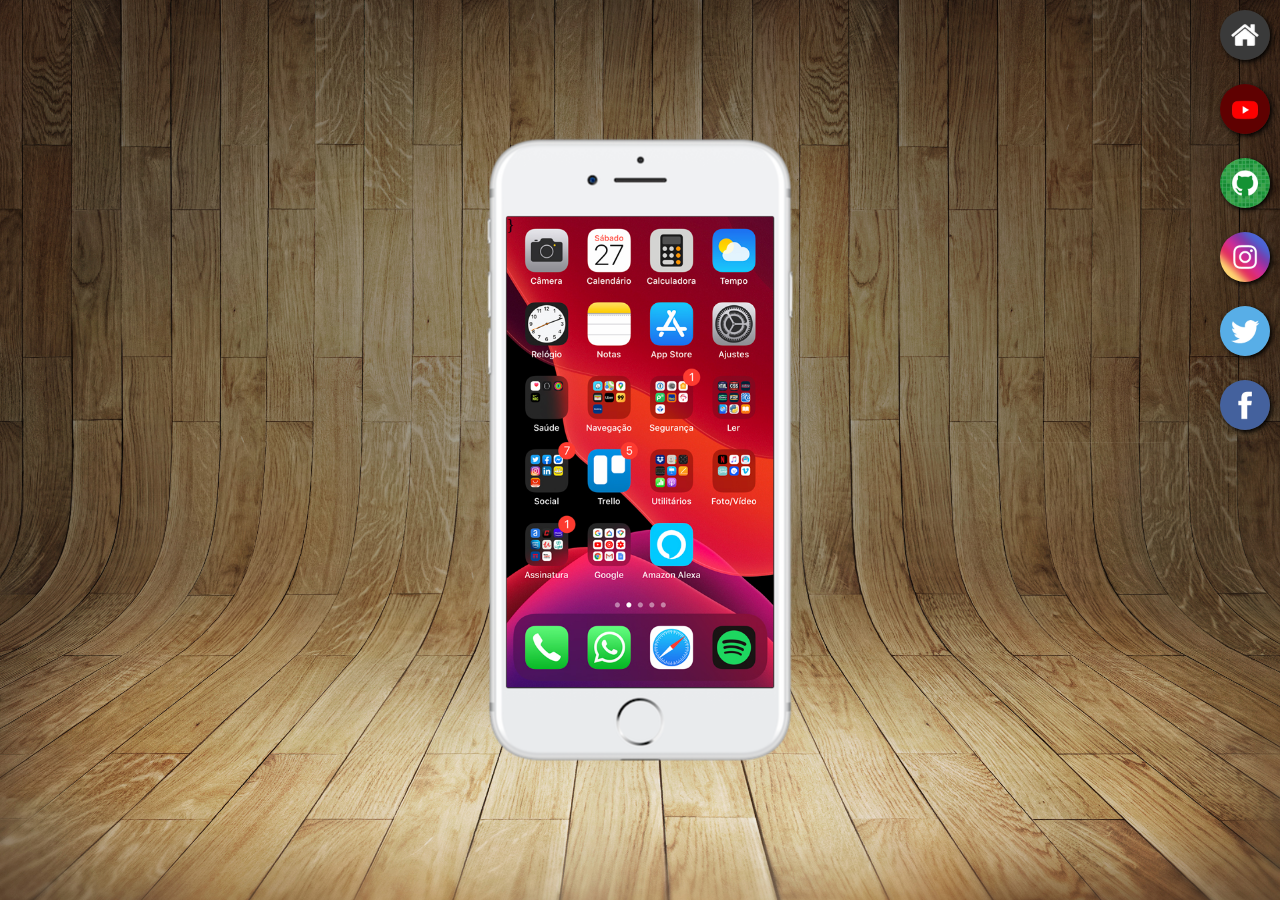
<file: index.html>
<!DOCTYPE html>
<html lang="pt-br">
<head>
    <meta charset="UTF-8">
    <meta http-equiv="X-UA-Compatible" content="IE=edge">
    <meta name="viewport" content="width=device-width, initial-scale=1.0">
    <link rel="shortcut icon" href="favicon.ico" type="image/x-icon">
    <link rel="stylesheet" href="estilos/style.css">
    <title>Projeto Redes Sociais</title>
</head>
<body>
    <main>
        <section id="telefone">
            <iframe src="home.html" name="tela" id="tela" frameborder="0"></iframe>

        </section>
        <section id="redes-sociais">
            <a href="home.html" target="tela"><img src="imagens/logo-home.jpg" alt=""></a><br>
            <a href="youtube.html" target="tela"><img src="imagens/logo-youtube.jpg" alt=""></a><br>
            <a href="github.html" target="tela"><img src="imagens/logo-github.jpg" alt=""></a><br>
            <a href="instagran.html" target="tela"><img src="imagens/logo-instagram.jpg" alt=""></a><br>
            <a href="twitter.html" target="tela"><img src="imagens/logo-twitter.jpg" alt=""></a><br>
            <a href="facebook.html" target="tela"><img src="imagens/logo-facebook.jpg" alt=""></a>

        </section>
    </main>
</body>
</html>
</file>
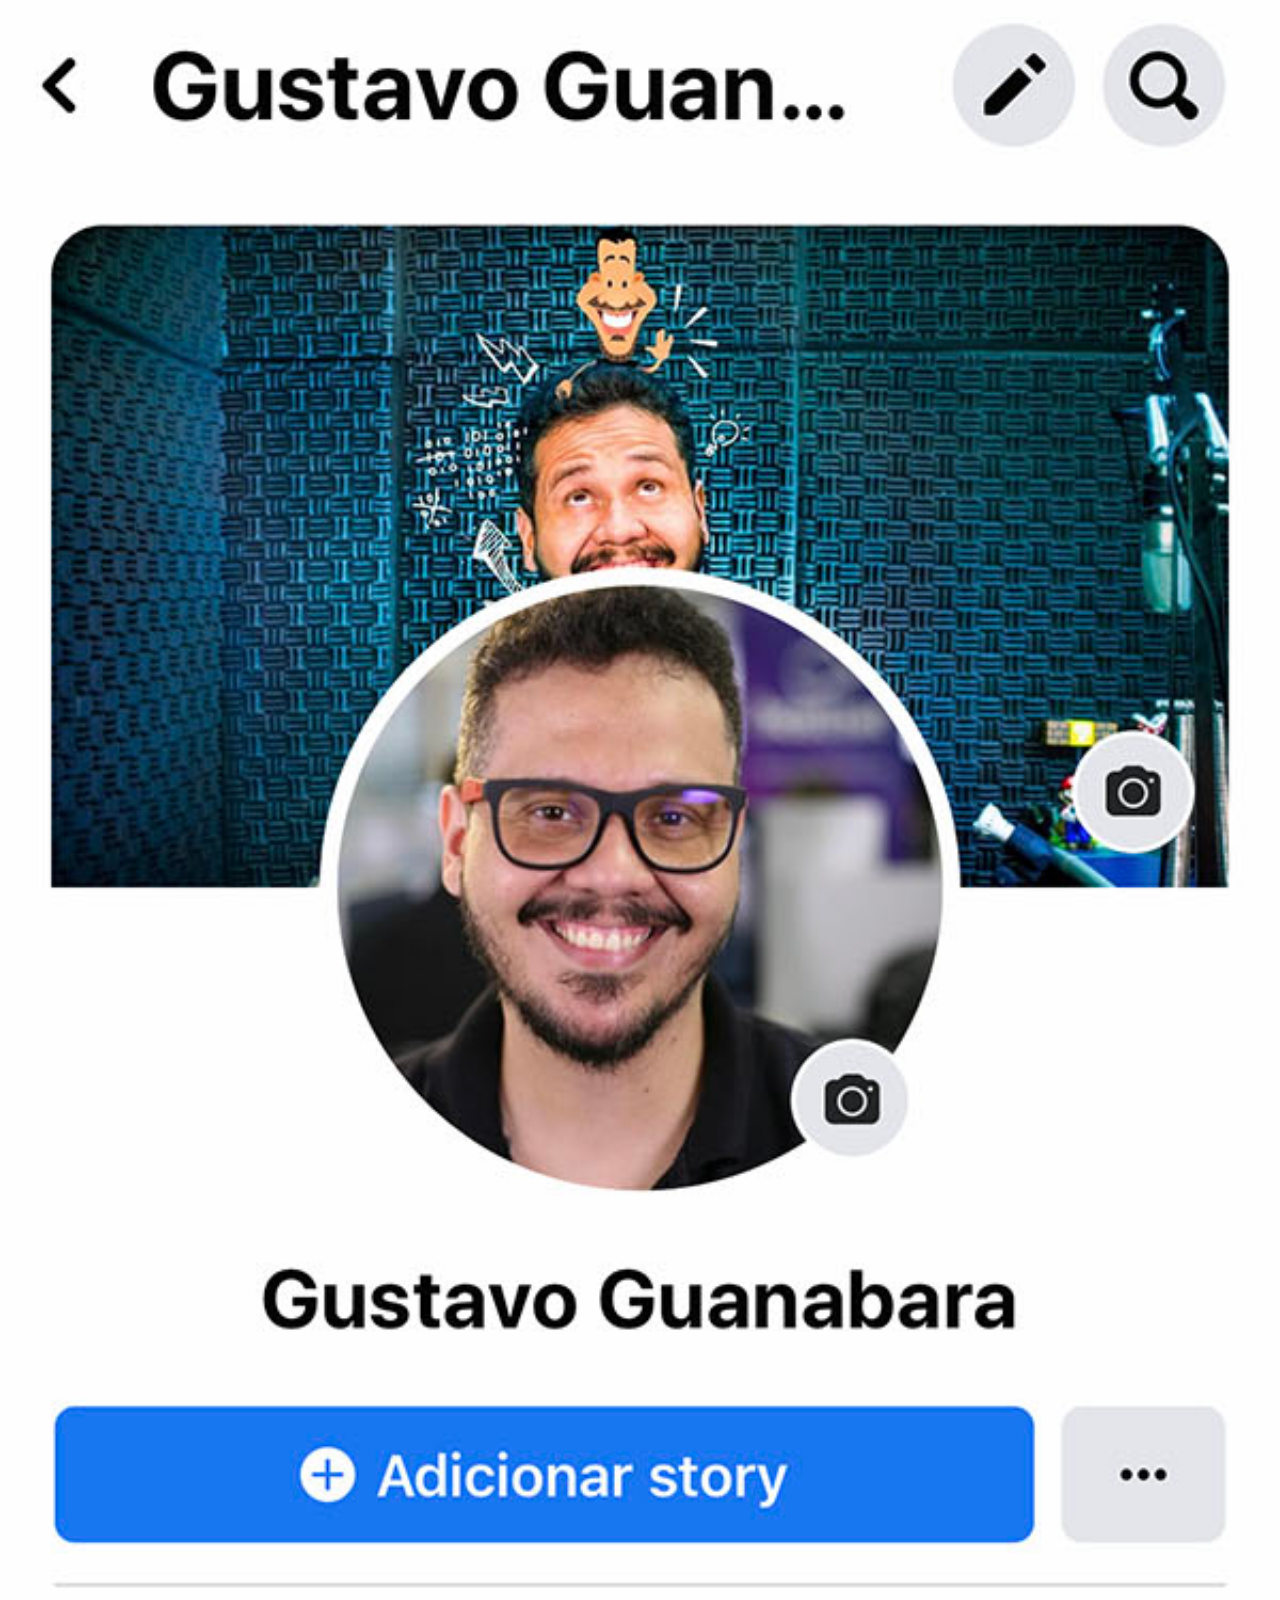
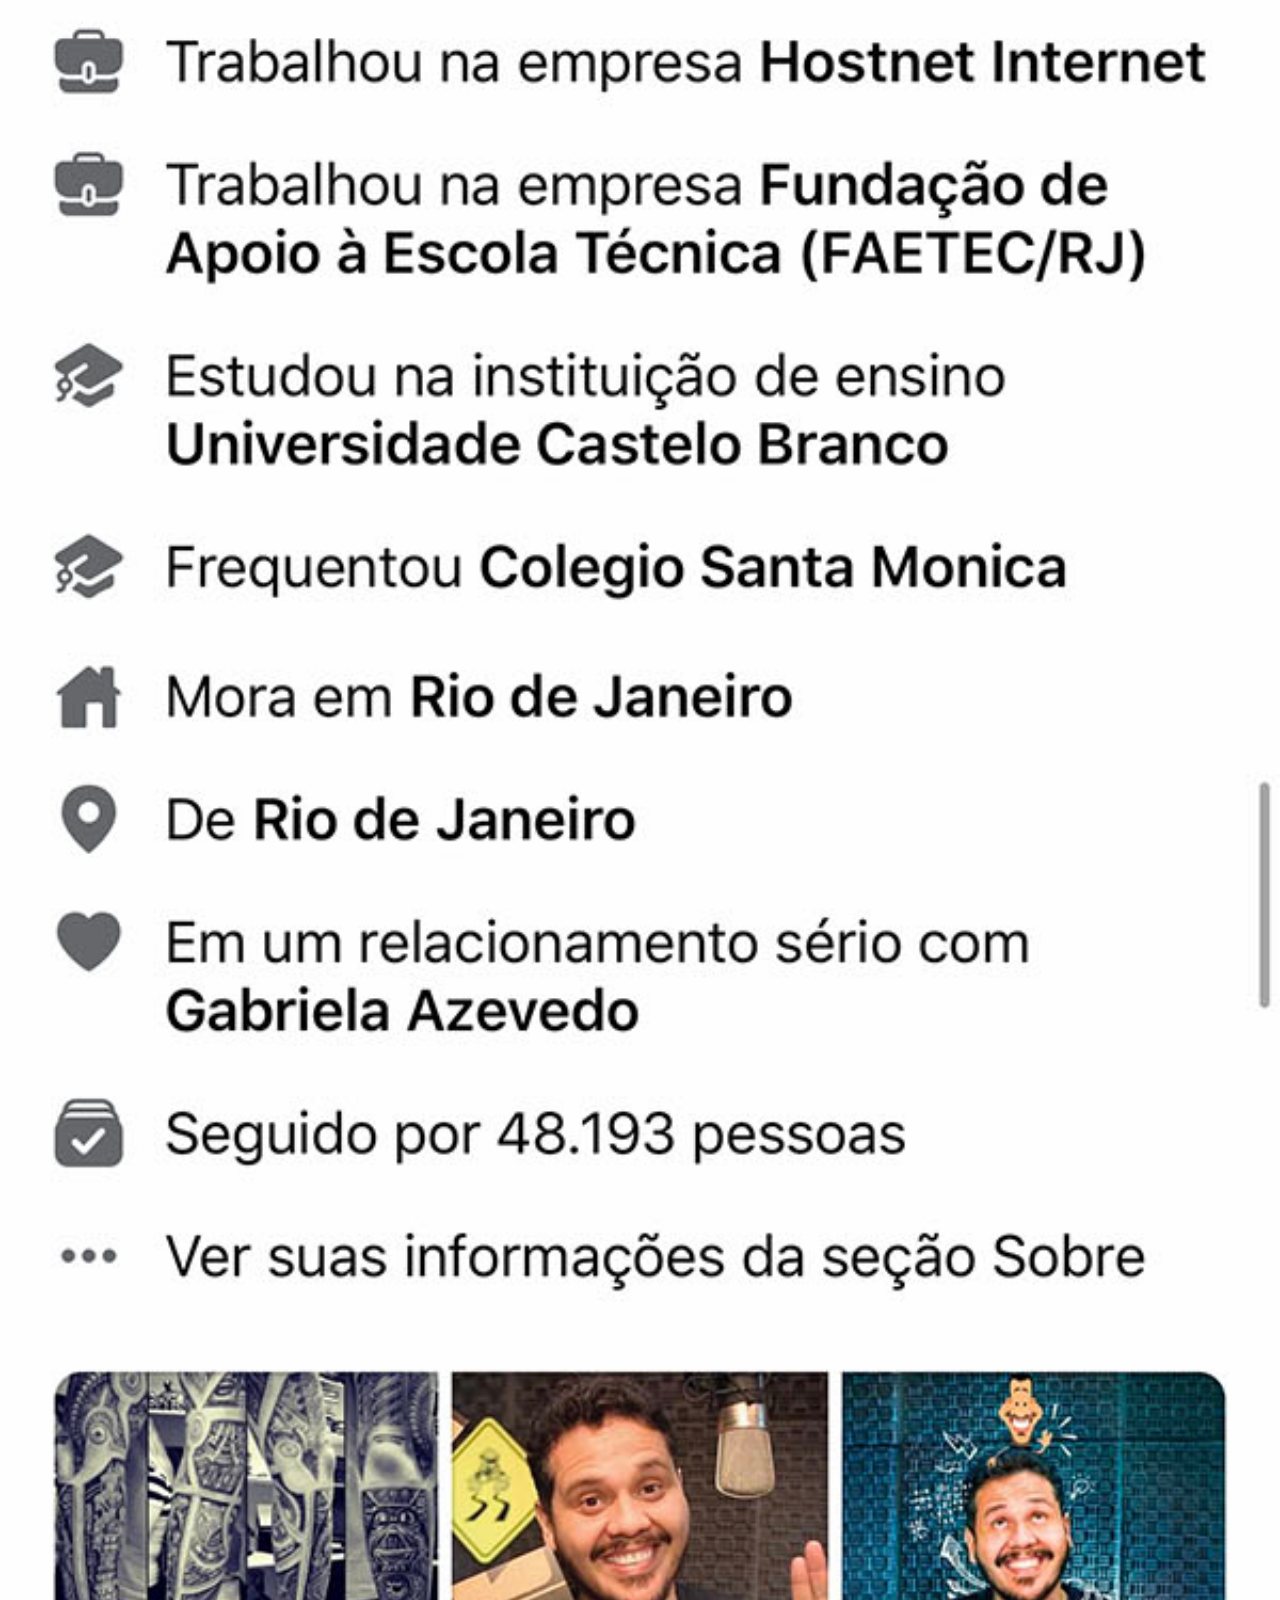
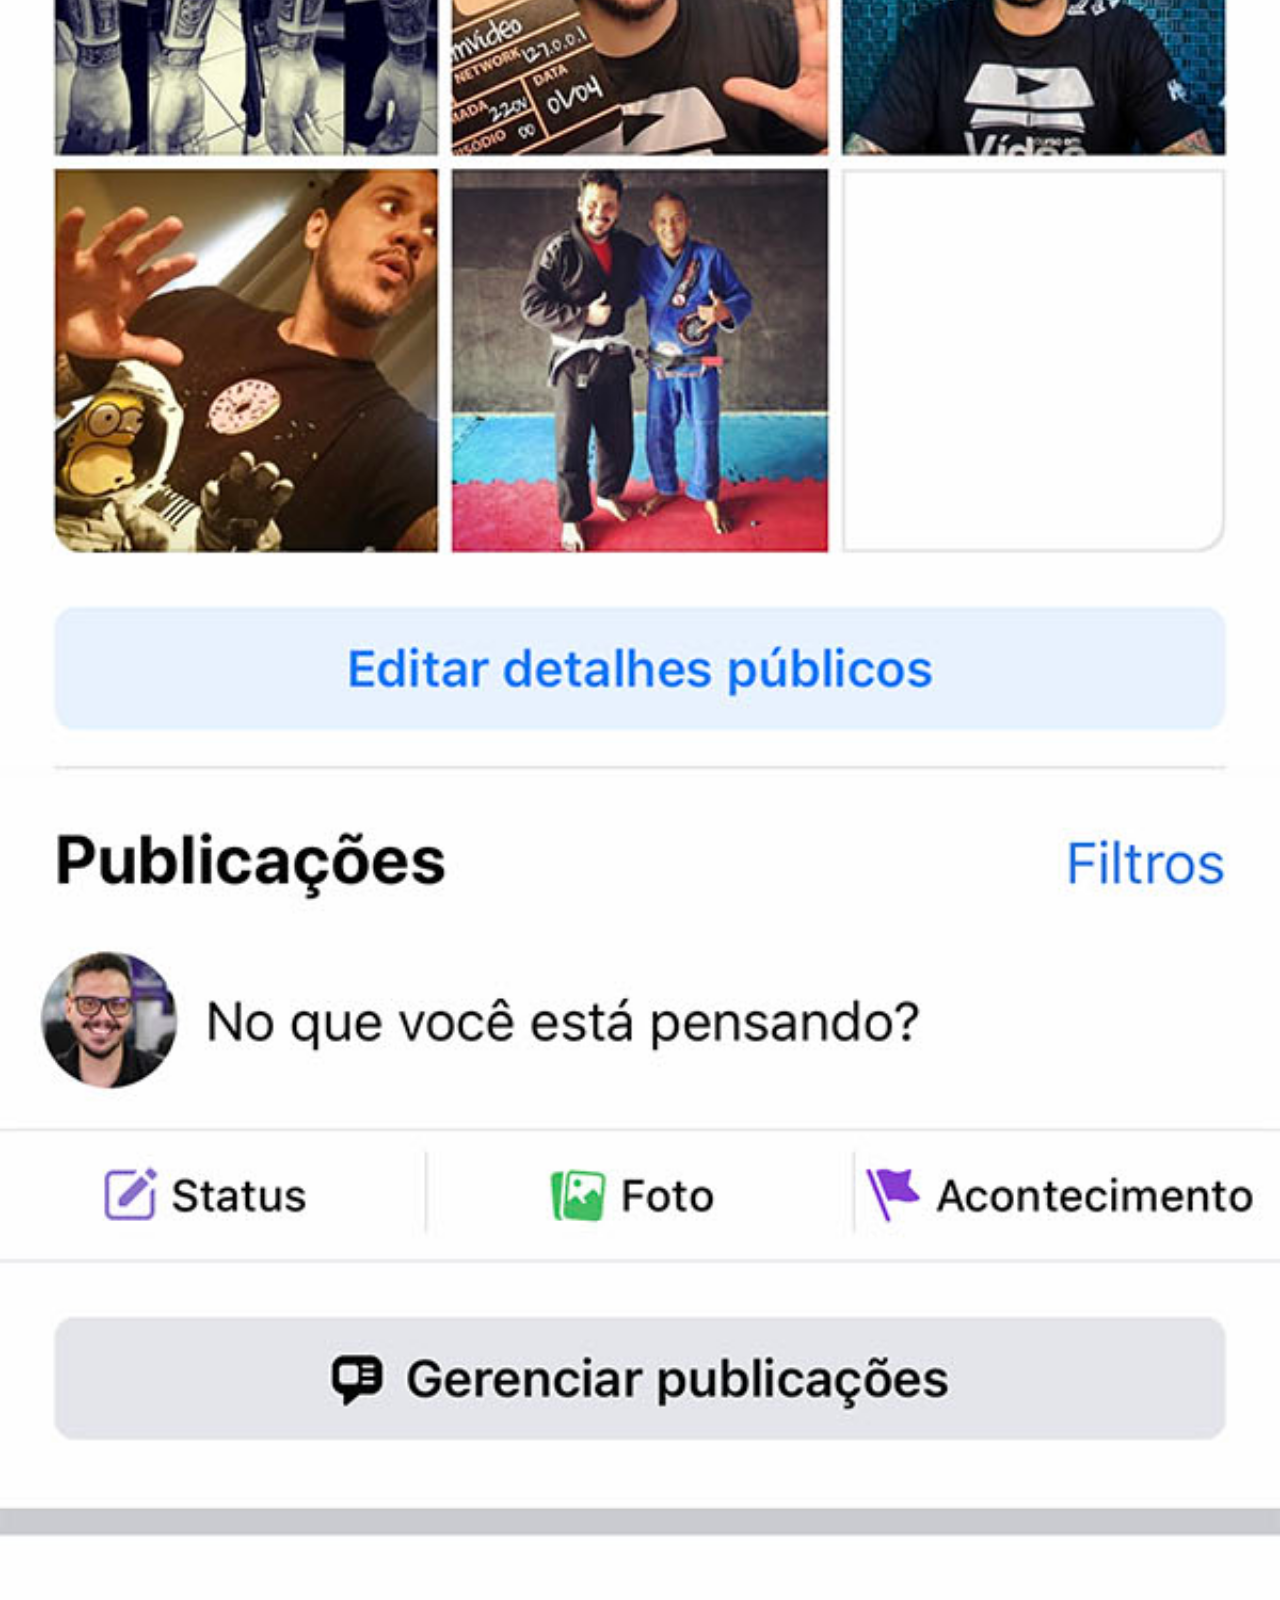
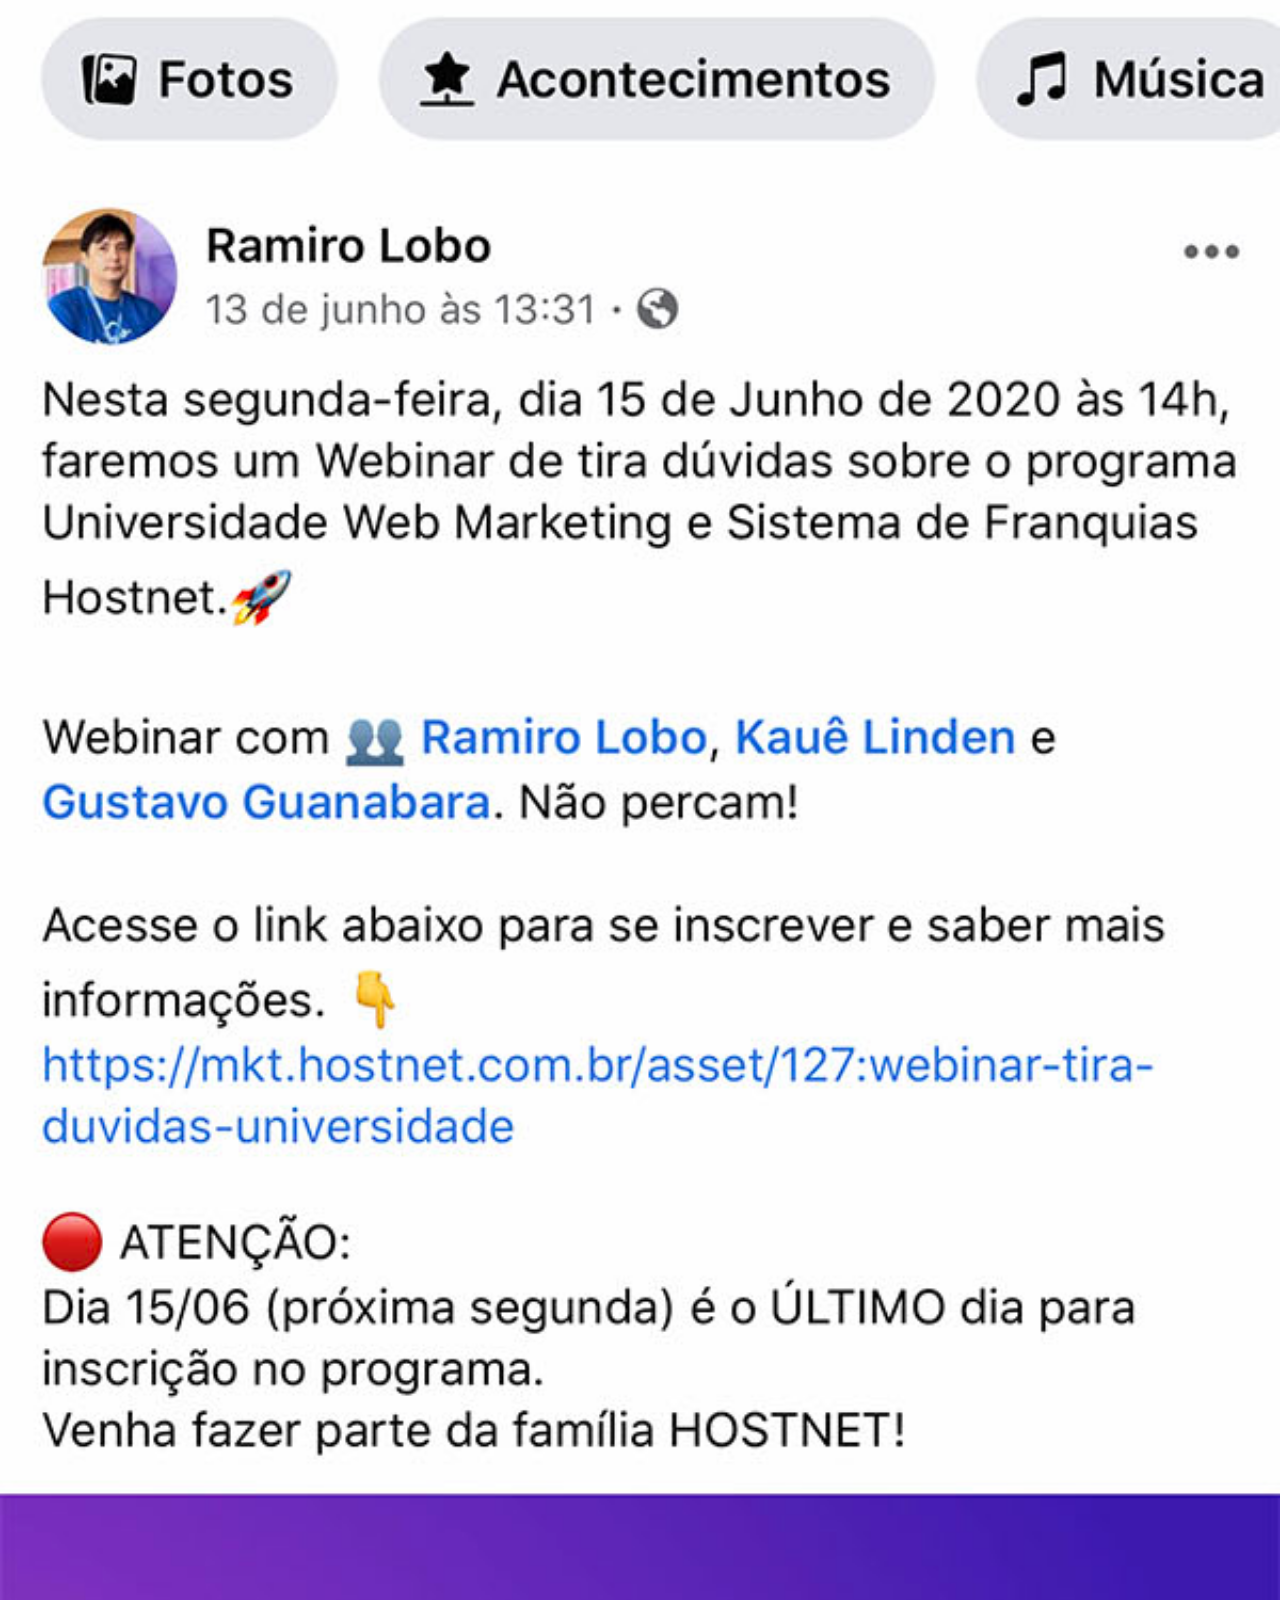
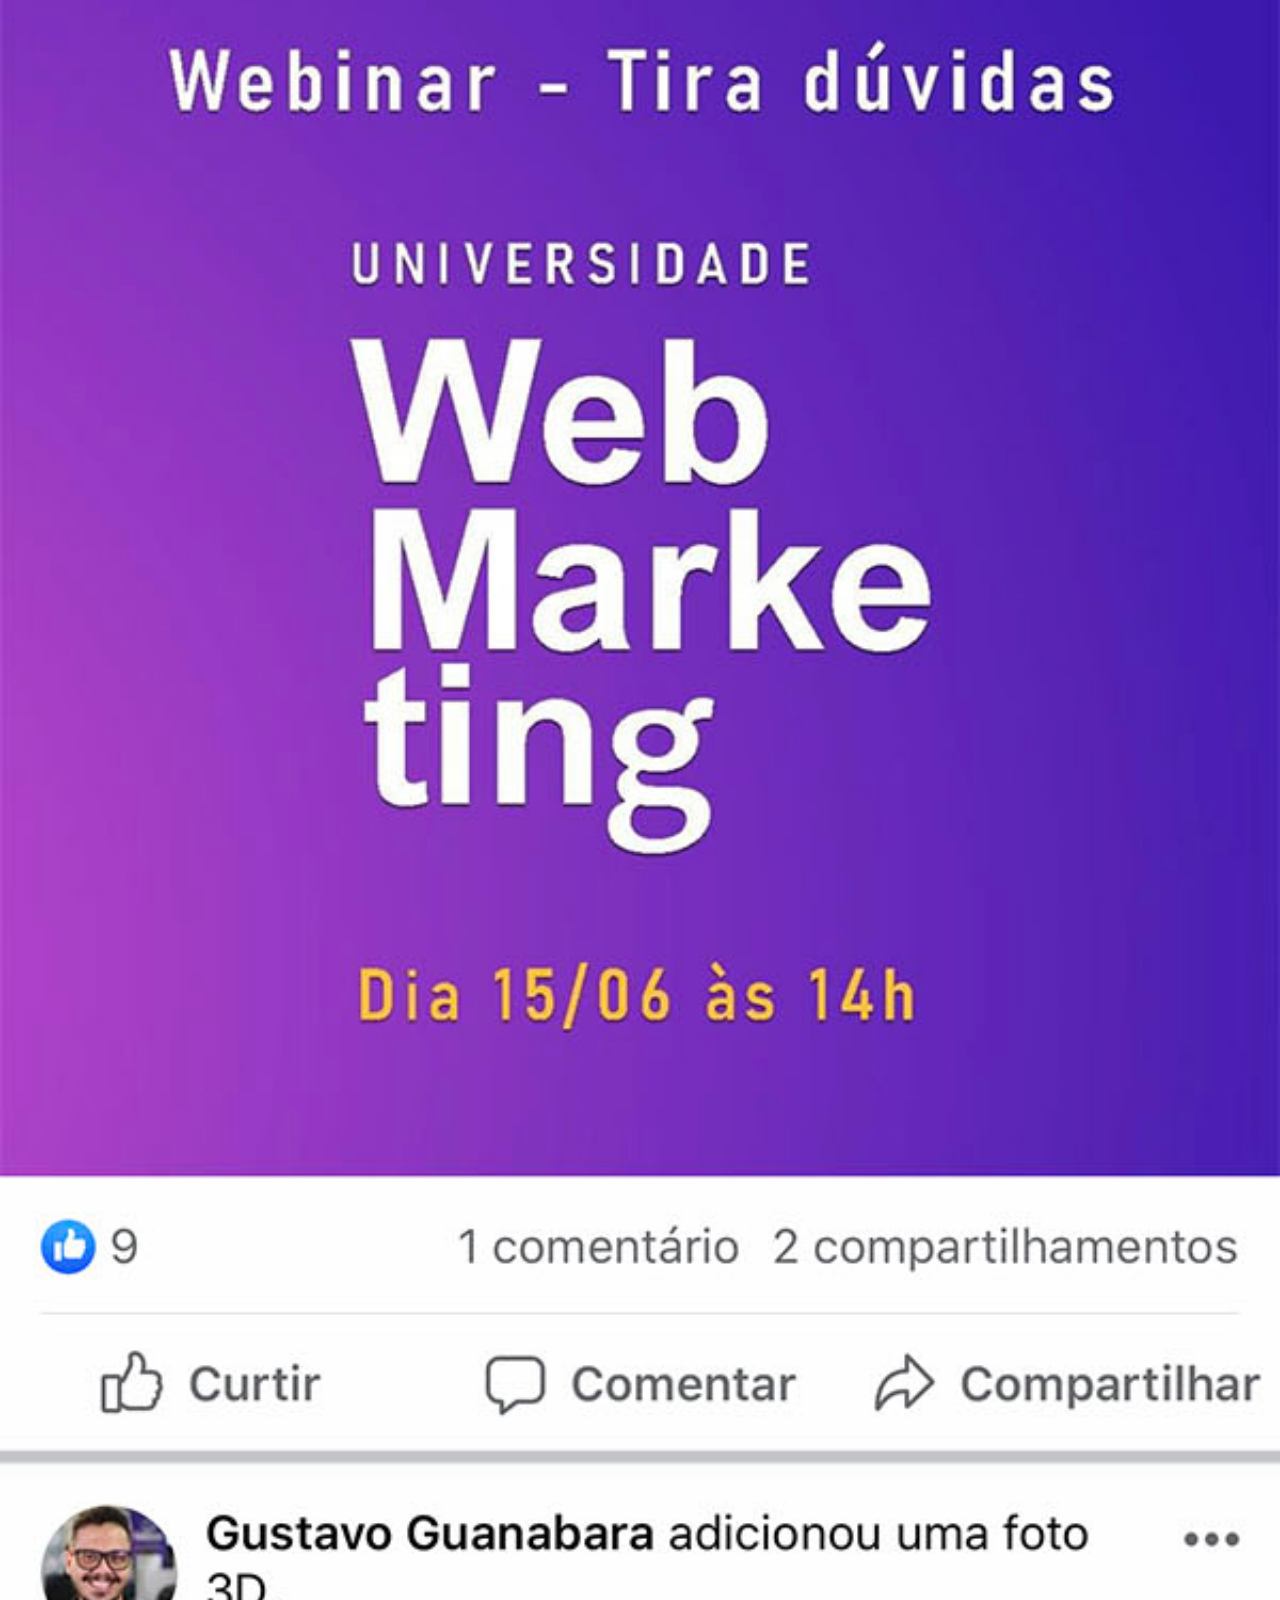
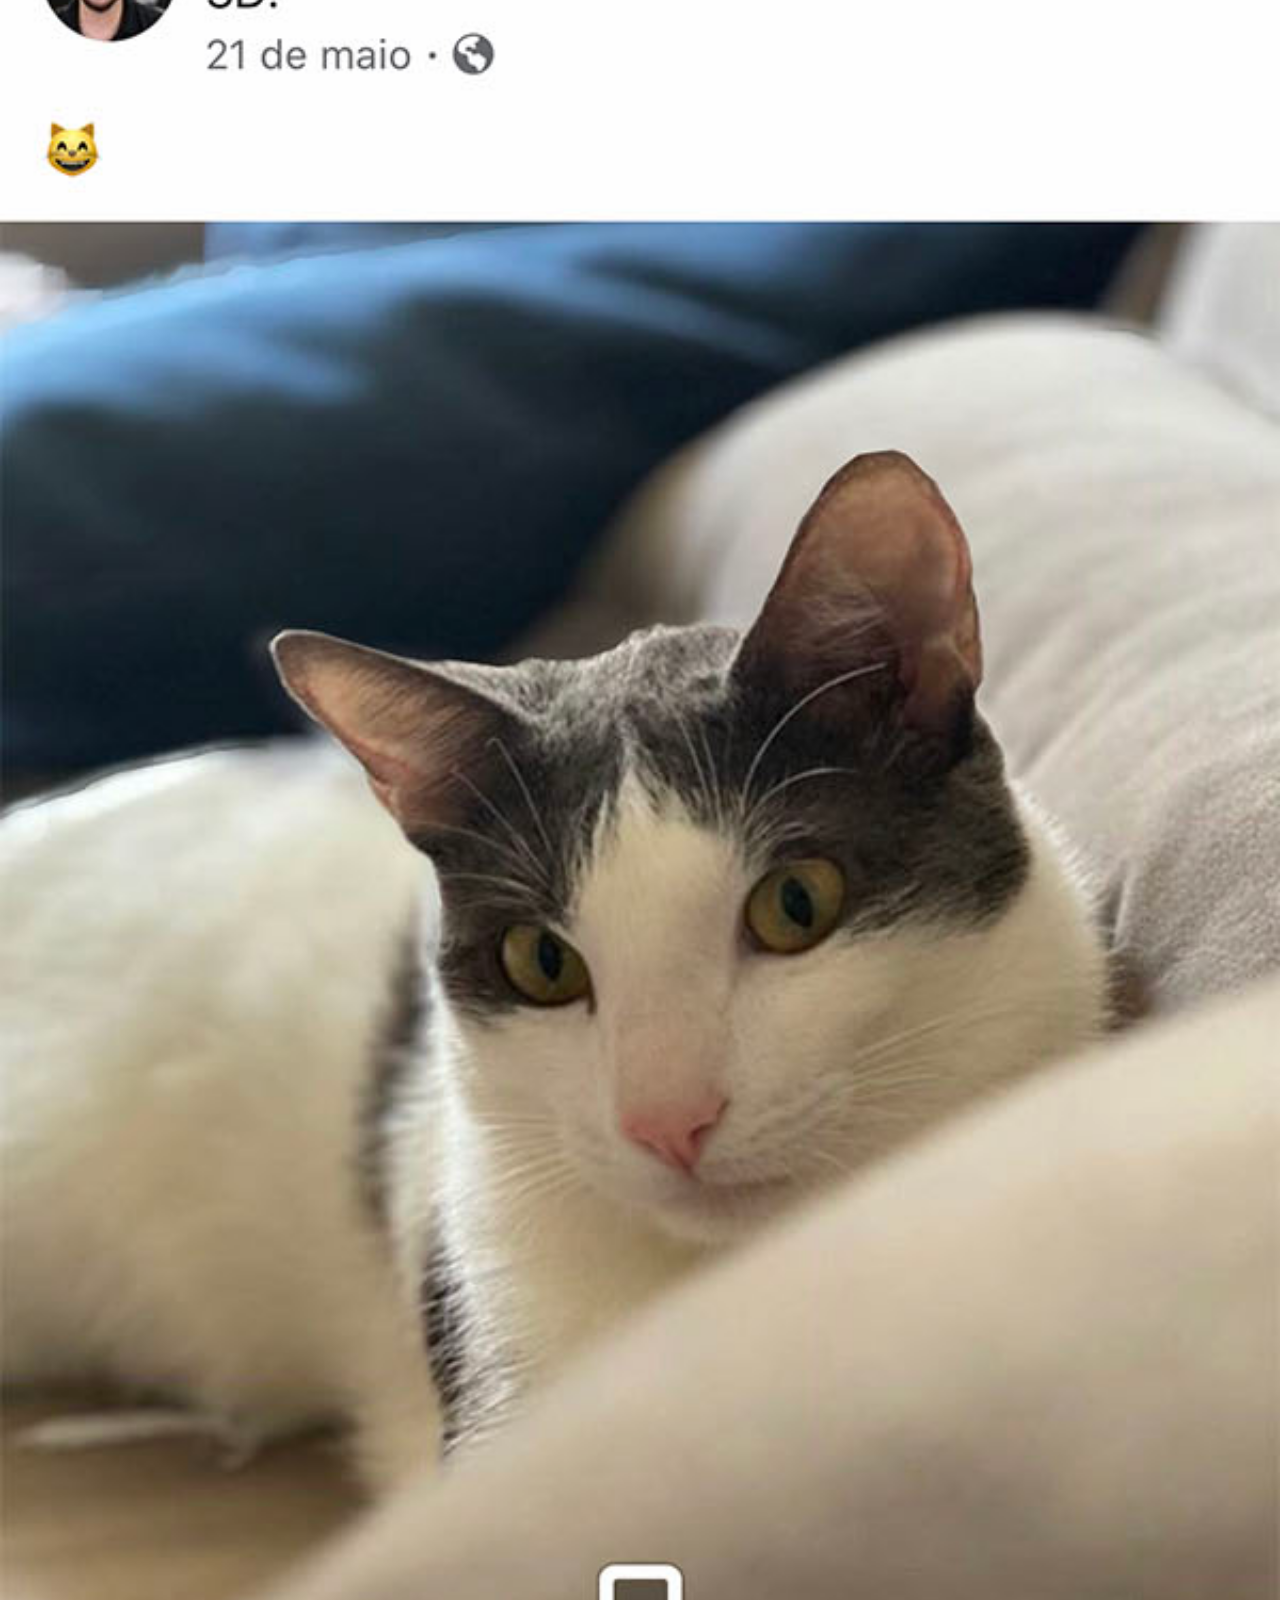
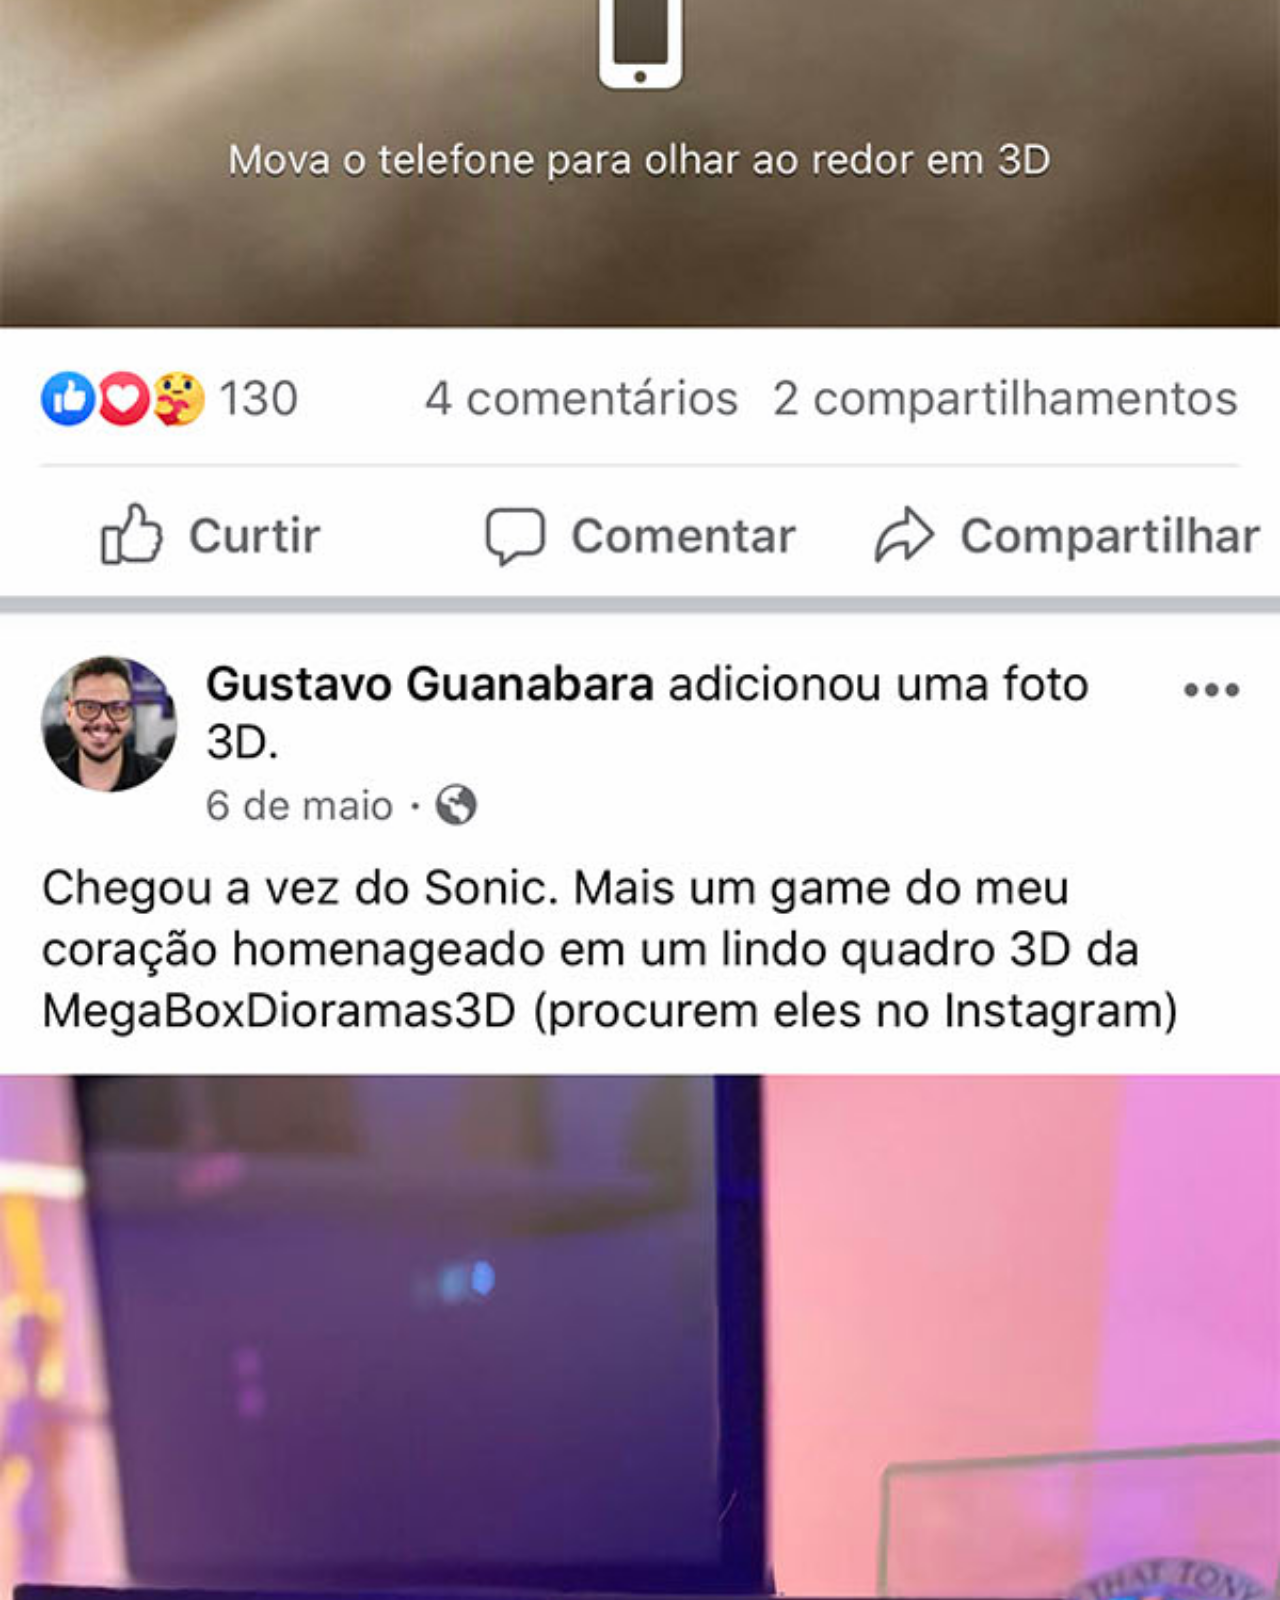
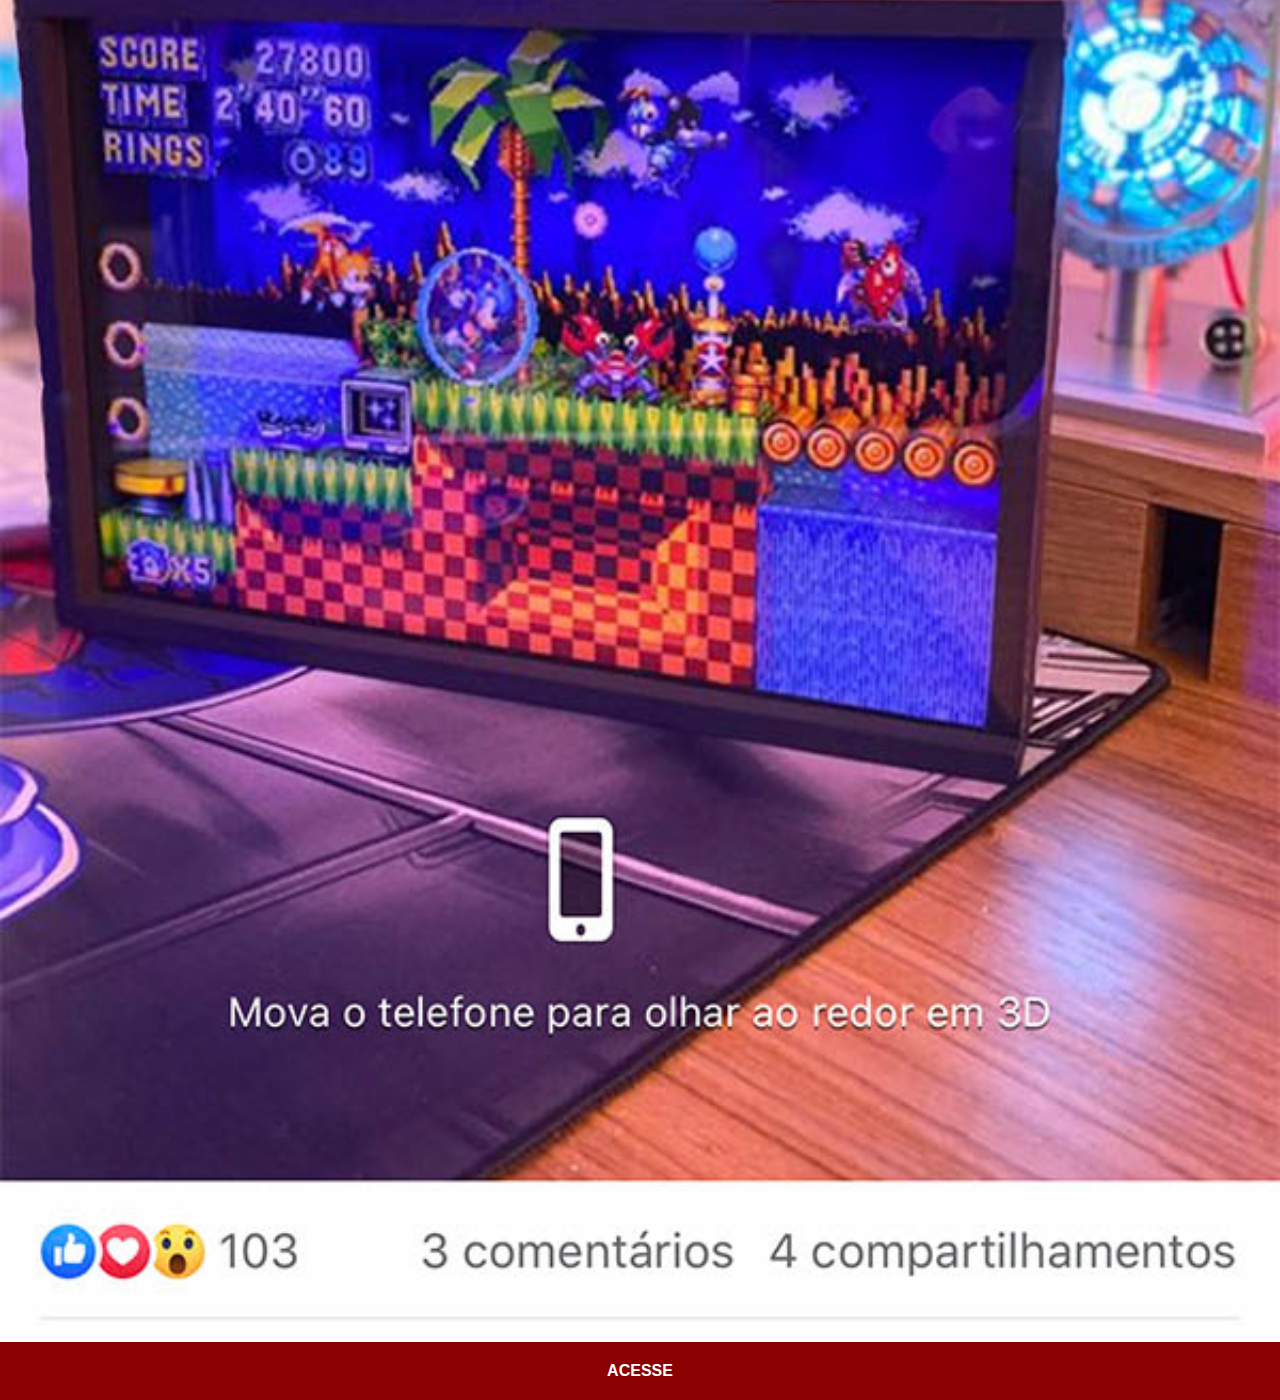
<file: facebook.html>
<!DOCTYPE html>
<html lang="pt-br">
<head>
    <meta charset="UTF-8">
    <meta http-equiv="X-UA-Compatible" content="IE=edge">
    <meta name="viewport" content="width=device-width, initial-scale=1.0">
    <title>Facebook</title>
    <link rel="stylesheet" href="estilos/social.css">
</head>
<body>
    <img src="imagens/tela-facebook.jpg" alt="Facebook"> <a href="https://www.facebook.com/" target="_blank">ACESSE</a>
</body>
</html>
</file>
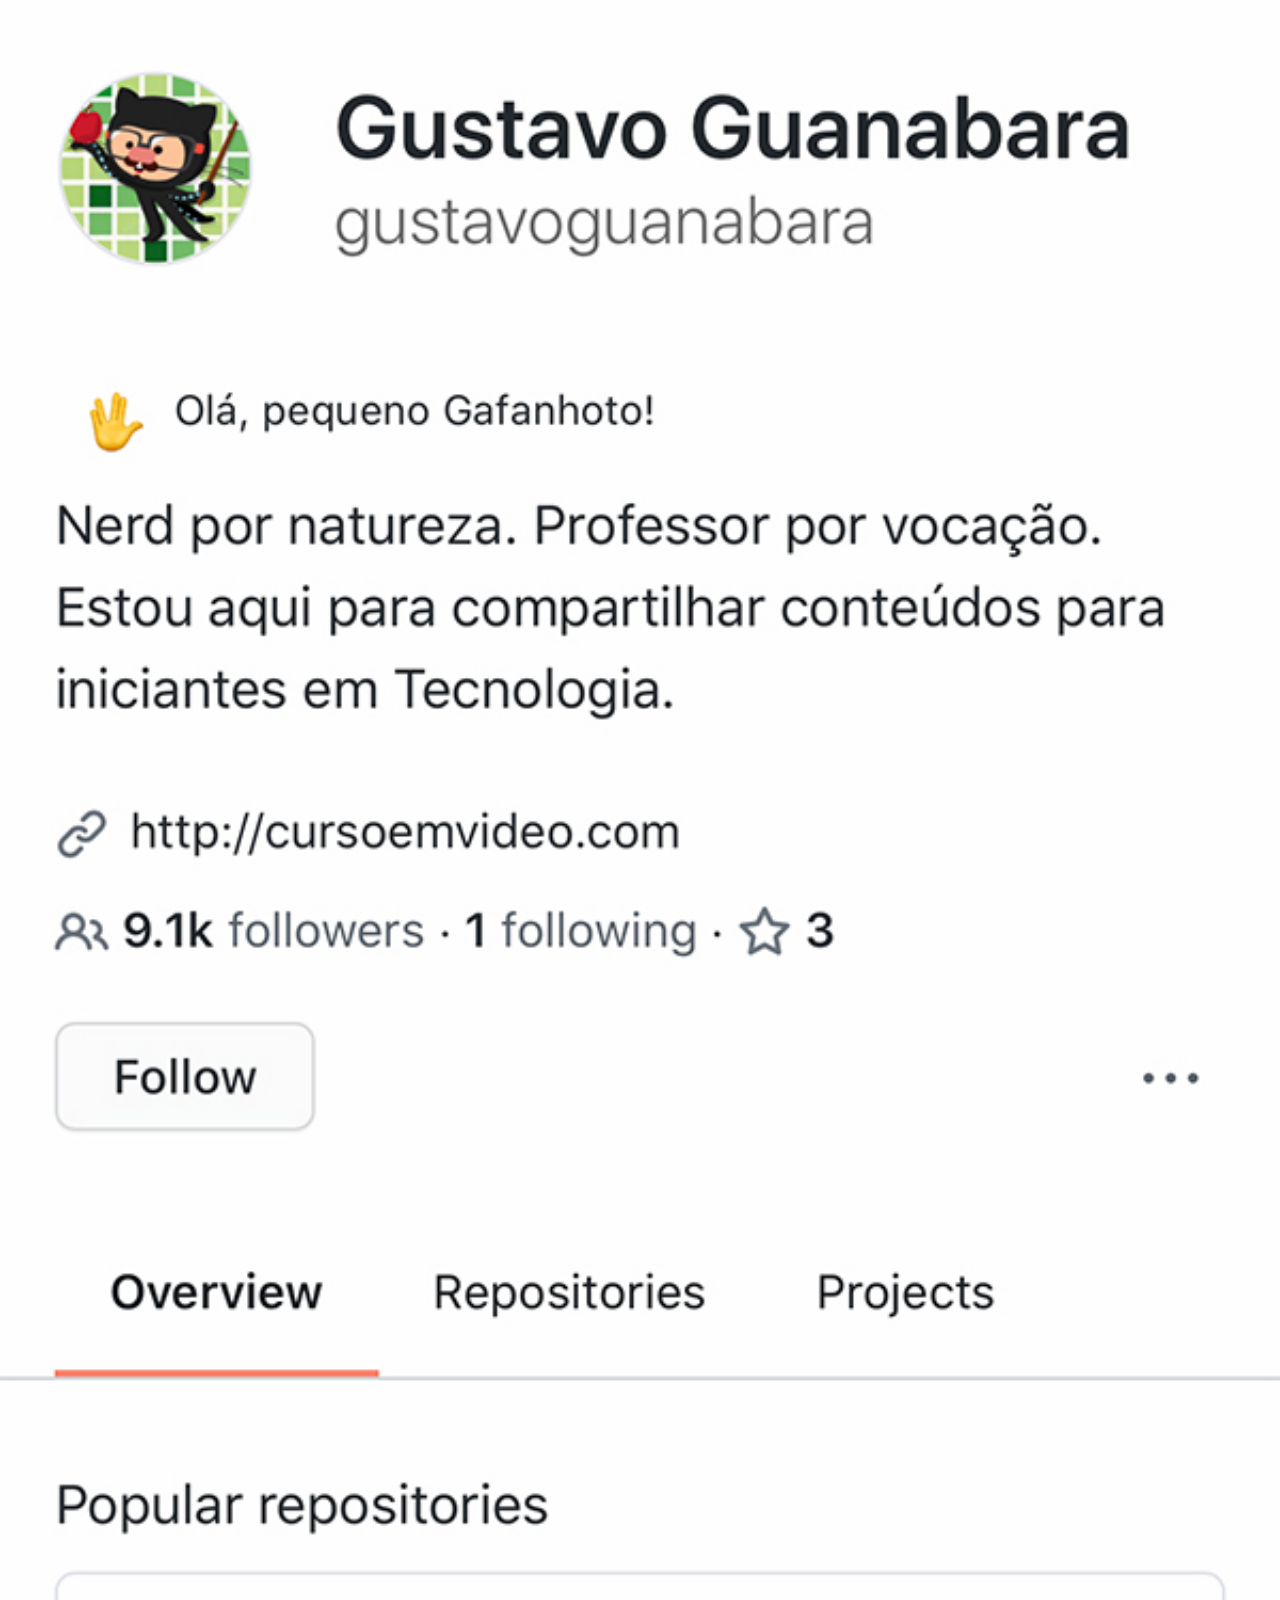
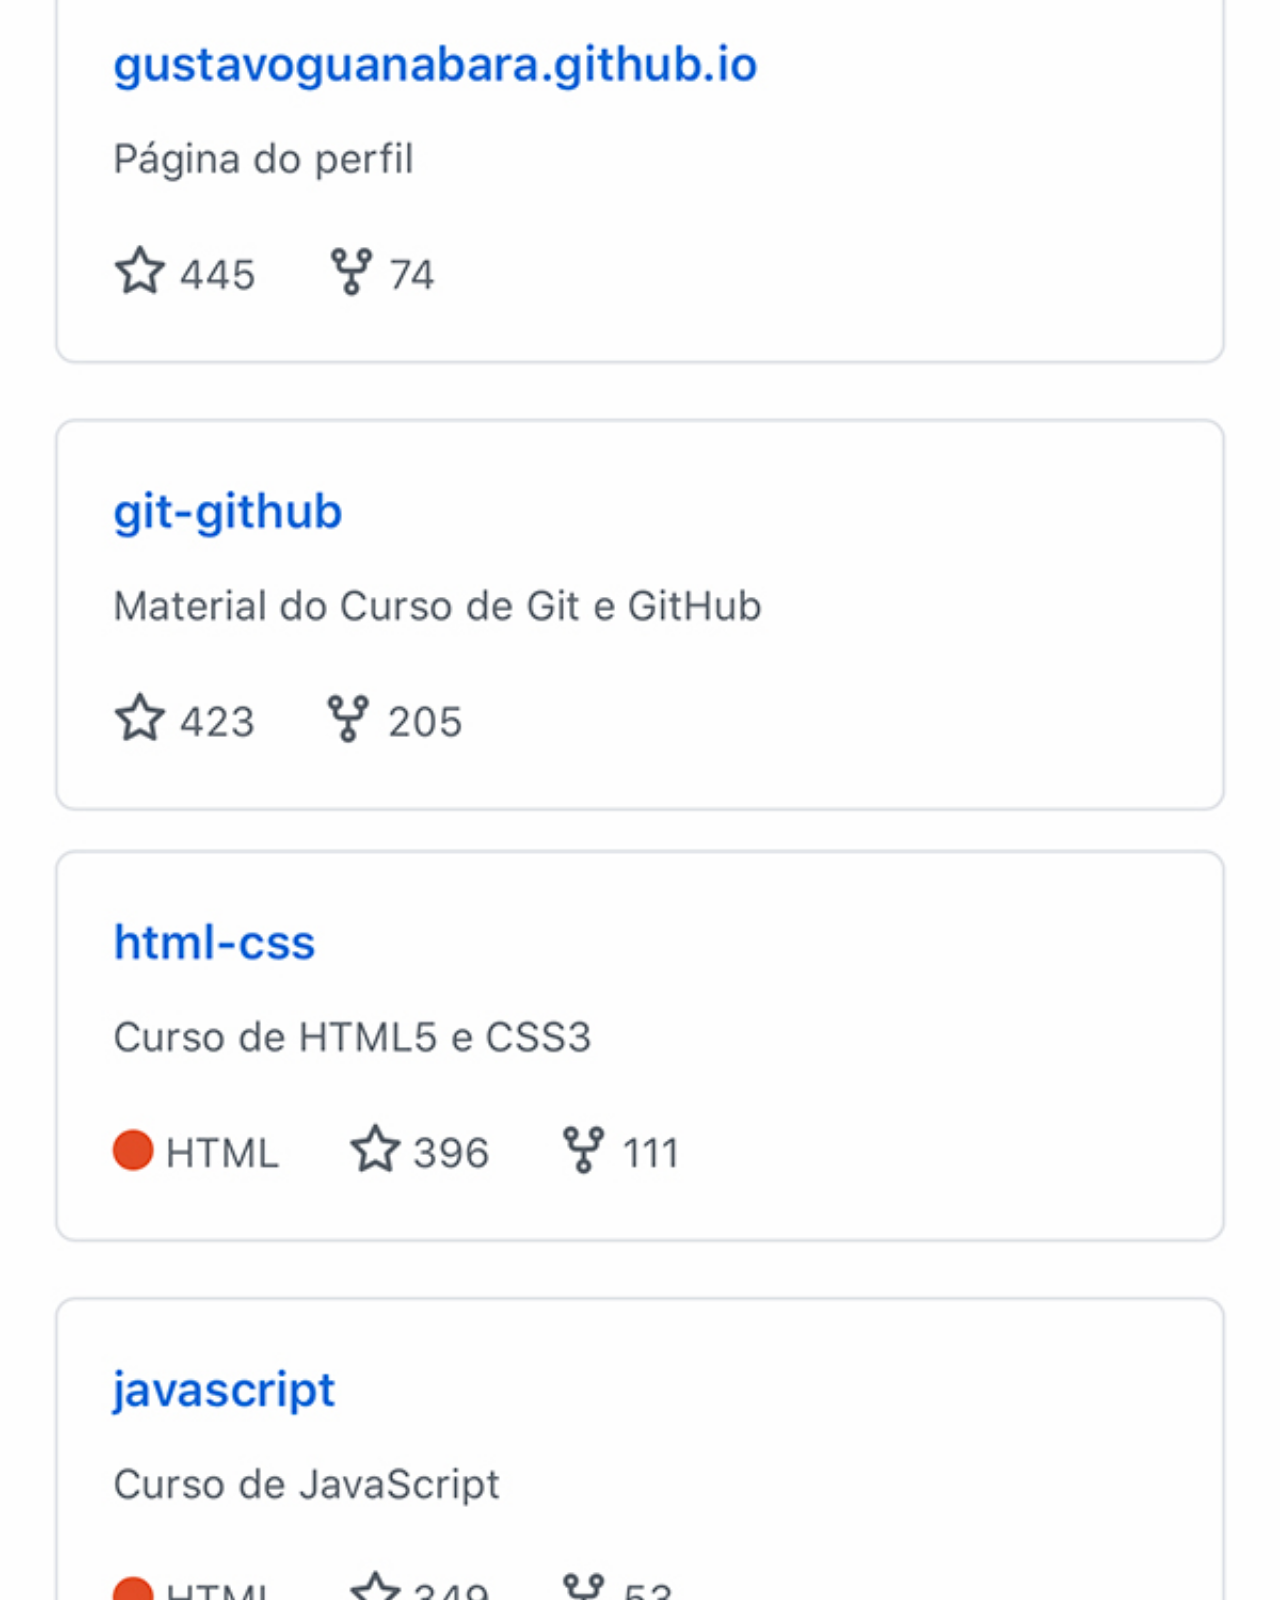
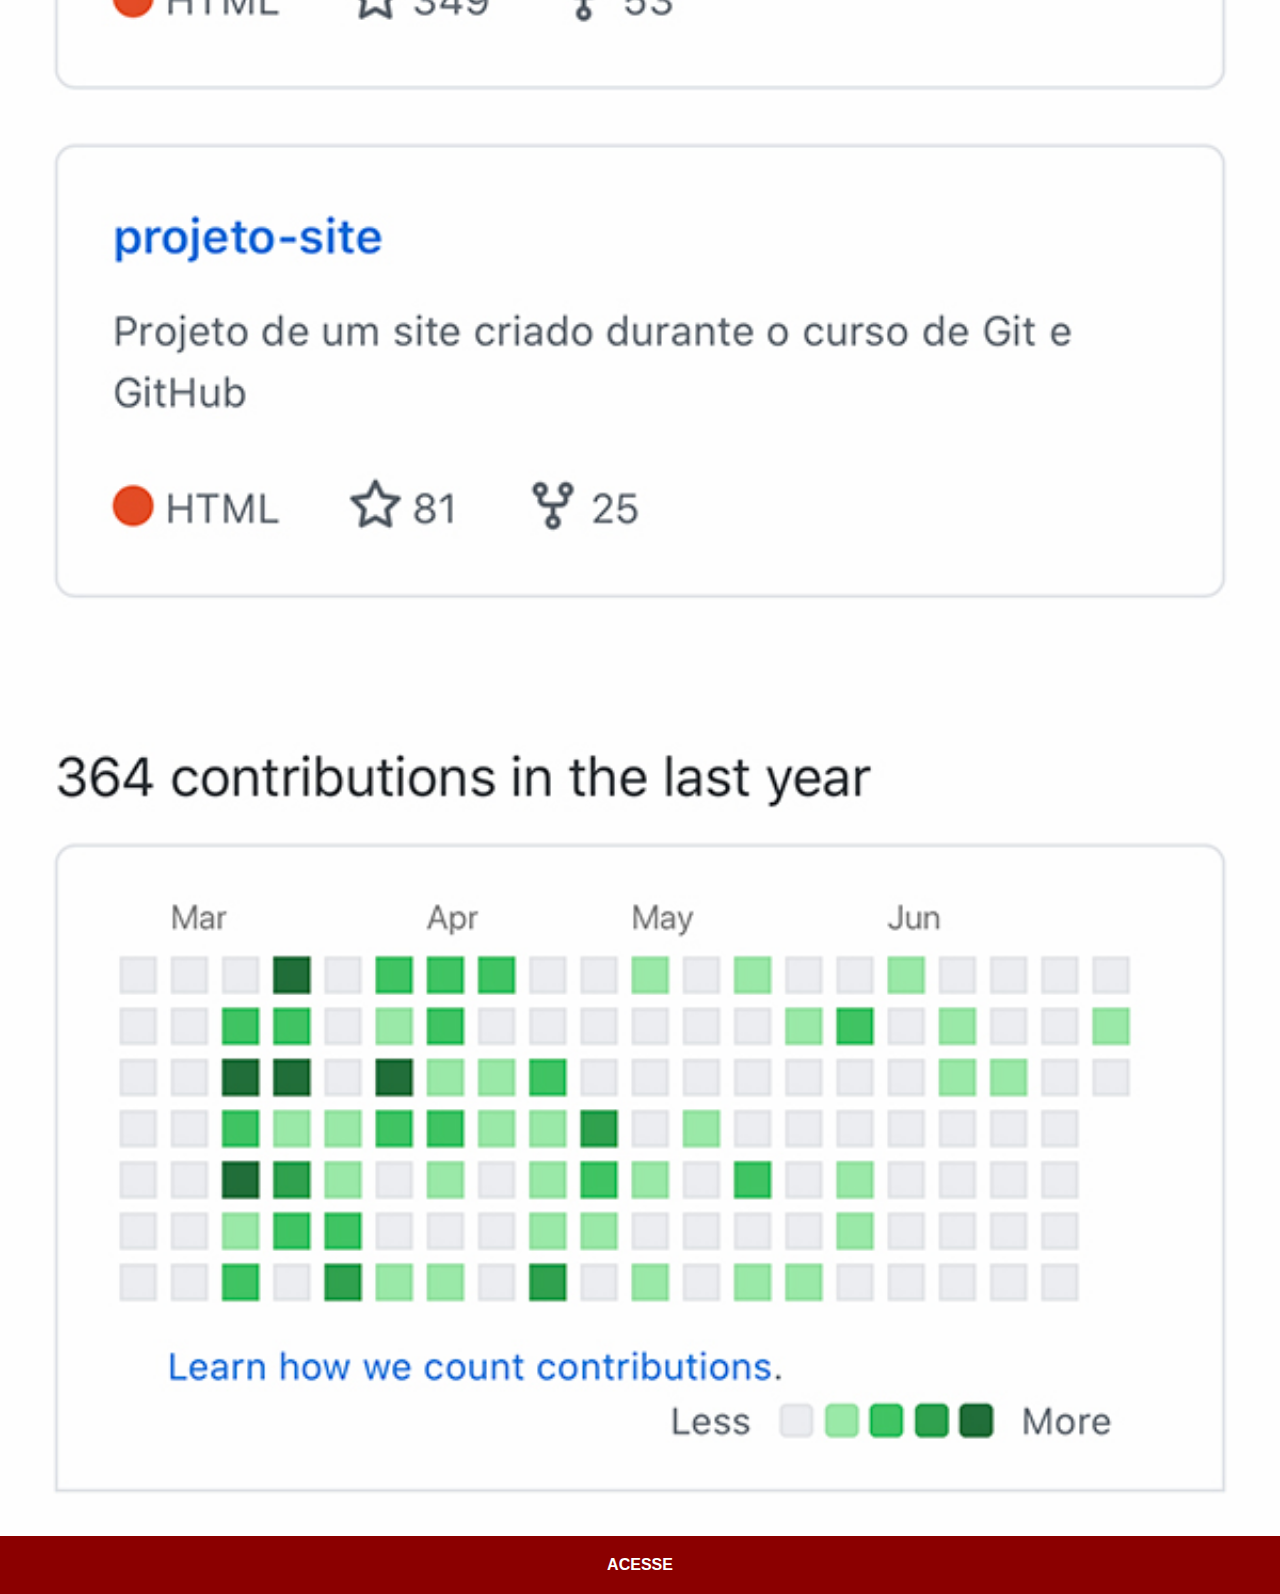
<file: GITHUB.HTML>
<!DOCTYPE html>
<html lang="pt-br">
<head>
    <meta charset="UTF-8">
    <meta http-equiv="X-UA-Compatible" content="IE=edge">
    <meta name="viewport" content="width=device-width, initial-scale=1.0">
    <title>GitHub</title>
    <link rel="stylesheet" href="estilos/social.css">
</head>
<body>
    <img src="imagens/tela-github.jpg" alt="GitHub">
    <a href="https://github.com/astrocorreia" target="_blank">ACESSE</a>
</body>
</html>
</file>
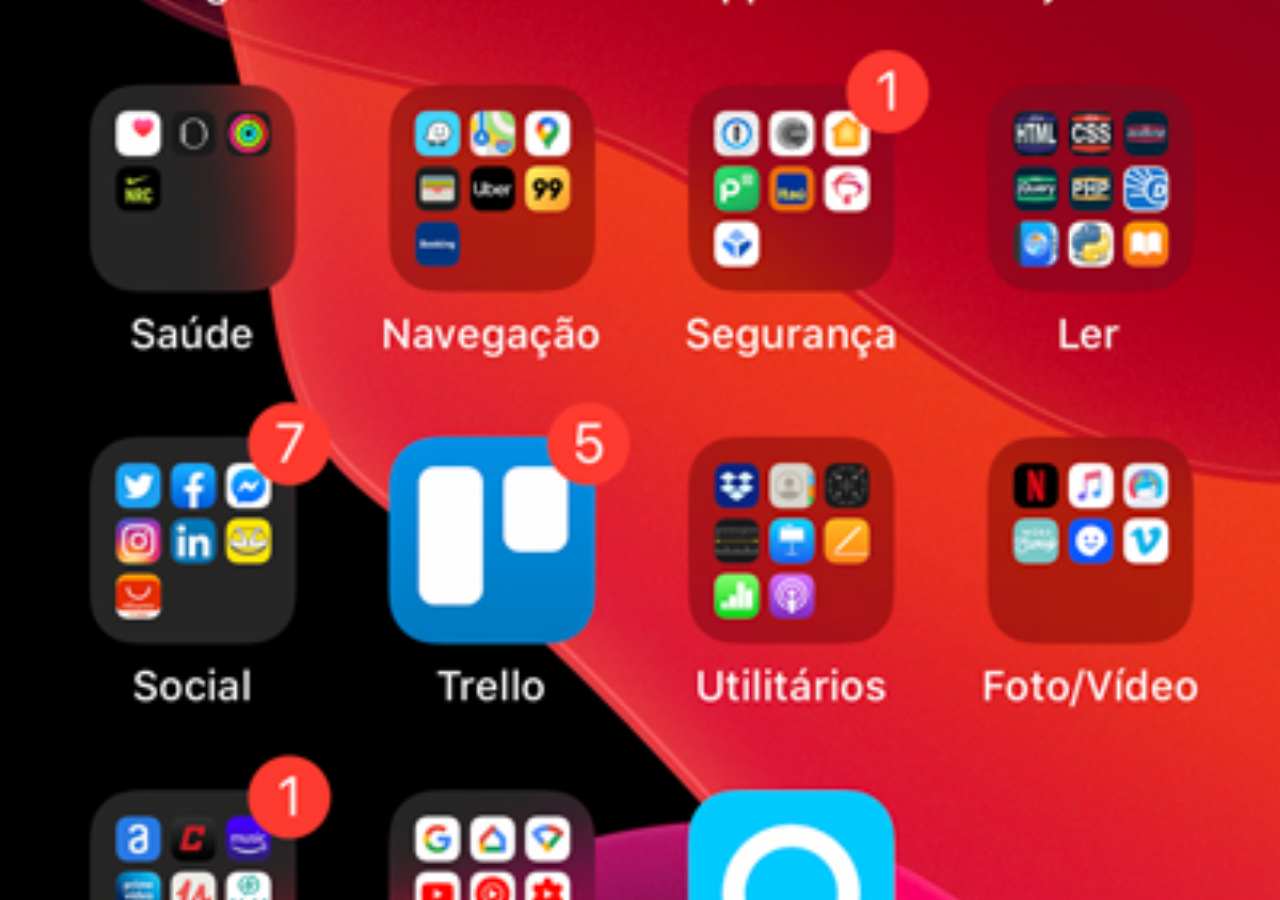
<file: home.html>
<!DOCTYPE html>
<html lang="pt-br">
<head>
    <meta charset="UTF-8">
    <meta http-equiv="X-UA-Compatible" content="IE=edge">
    <meta name="viewport" content="width=device-width, initial-scale=1.0">
    <title>Home</title>
</head>
 <style>
    * {
        margin: 0px;
        padding: 0px;
    }
    body {
        width: 100vw;
        height: 100vh;
        background: black url('imagens/tela-home.jpg') no-repeat center;
        background-size: cover;
    }
 </style>
    
}
<body>
    
</body>
</html>
</file>
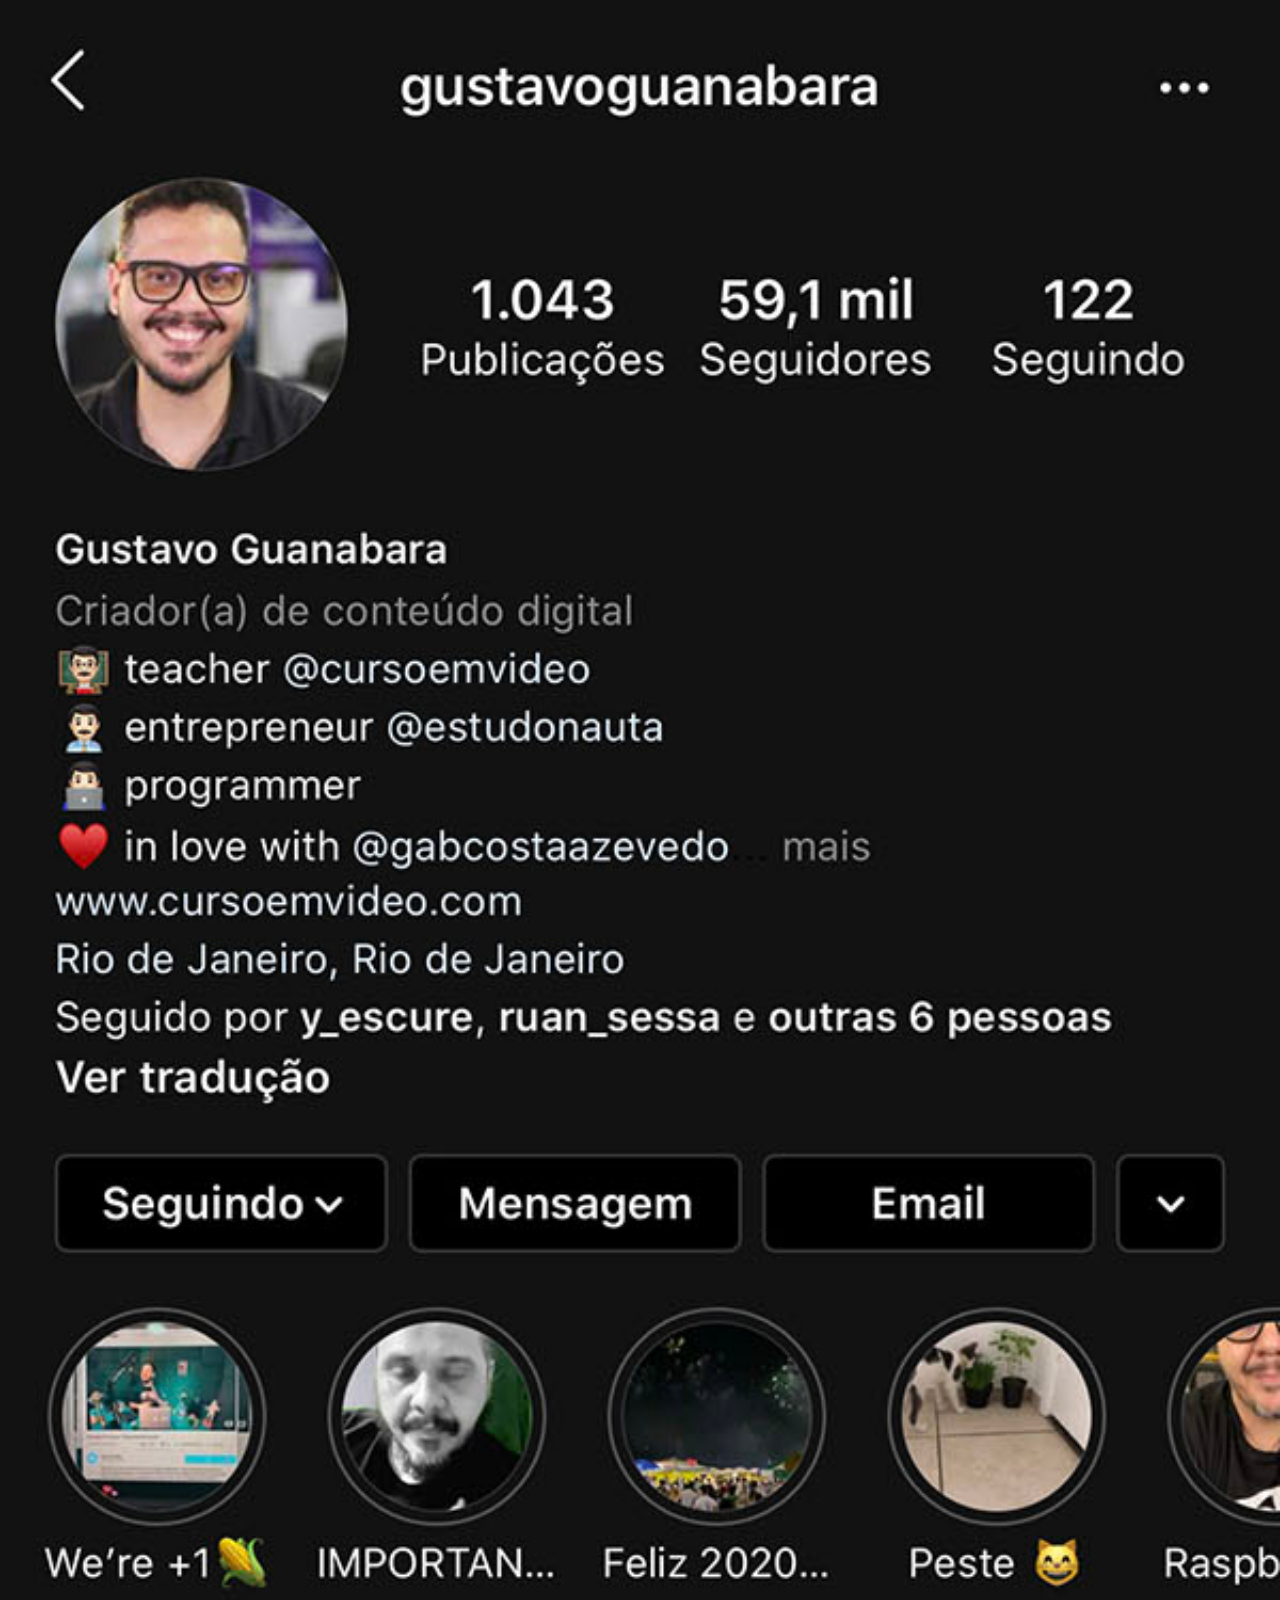
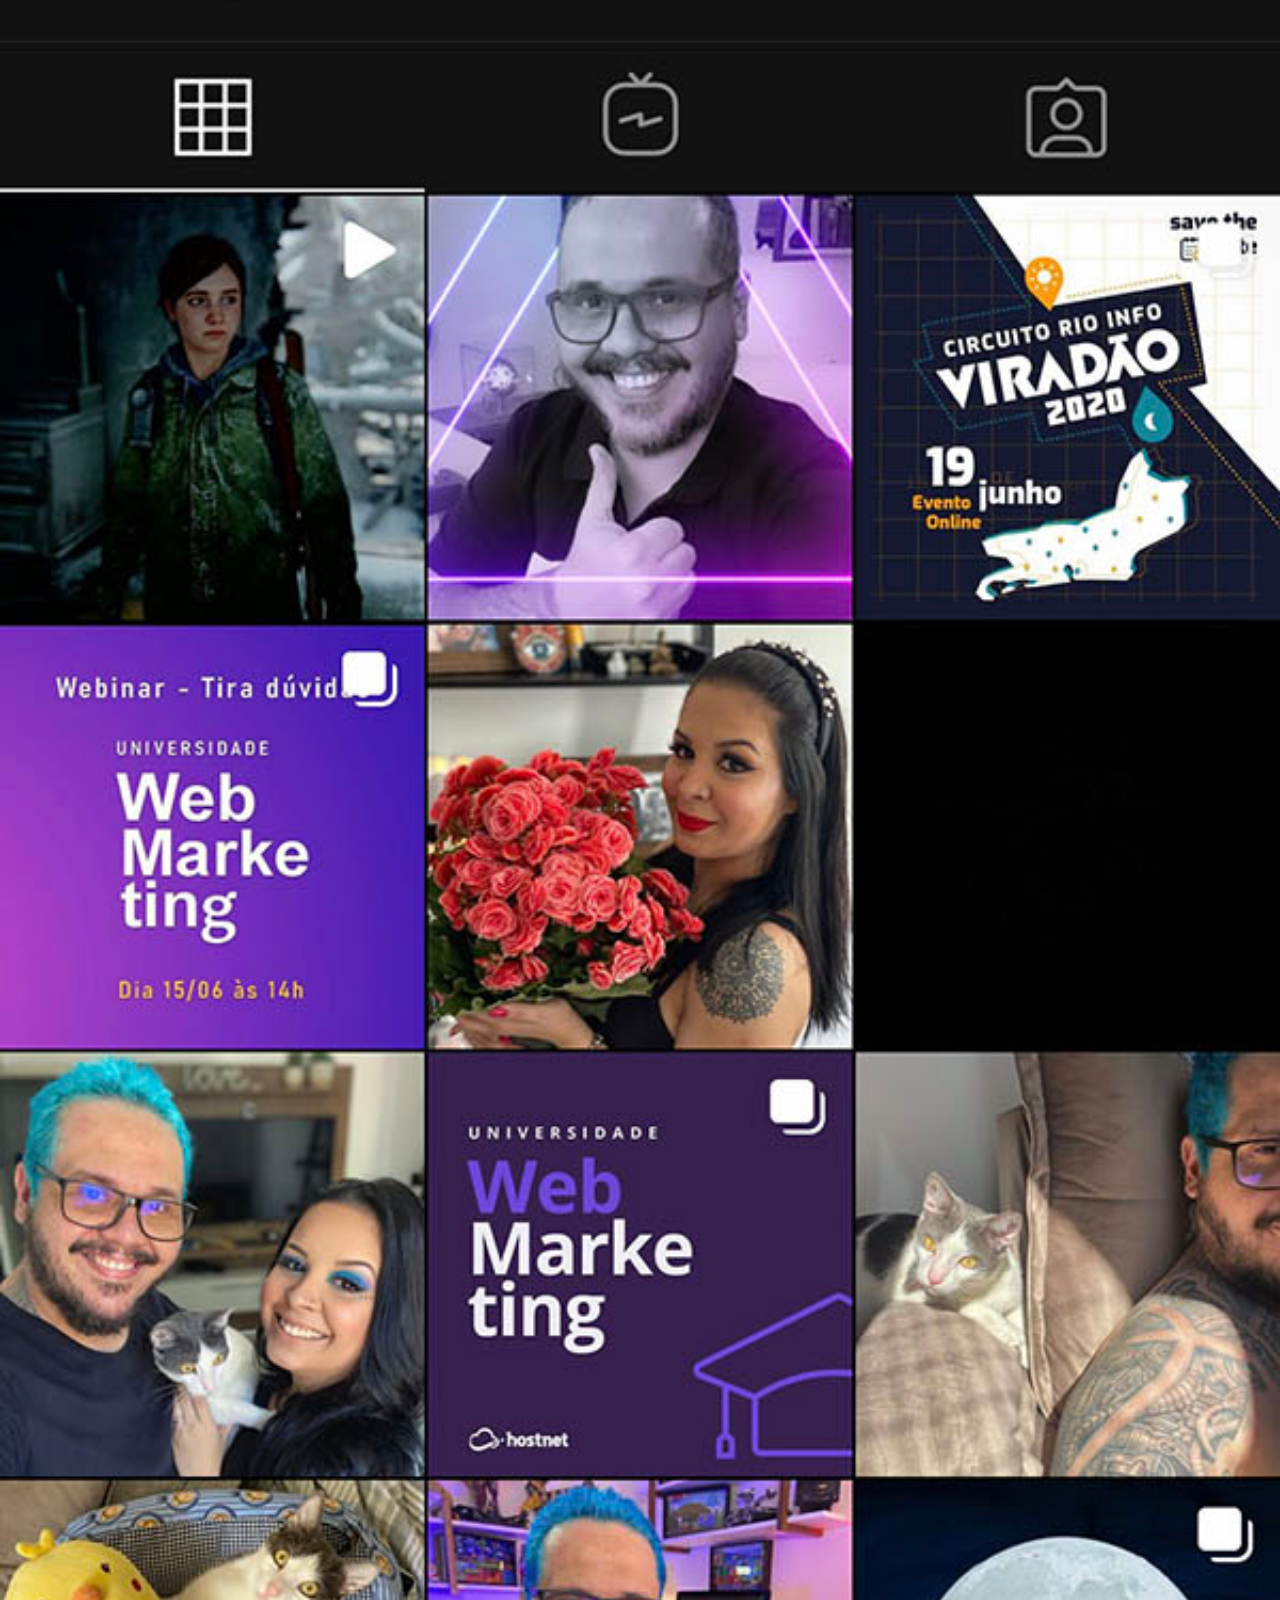
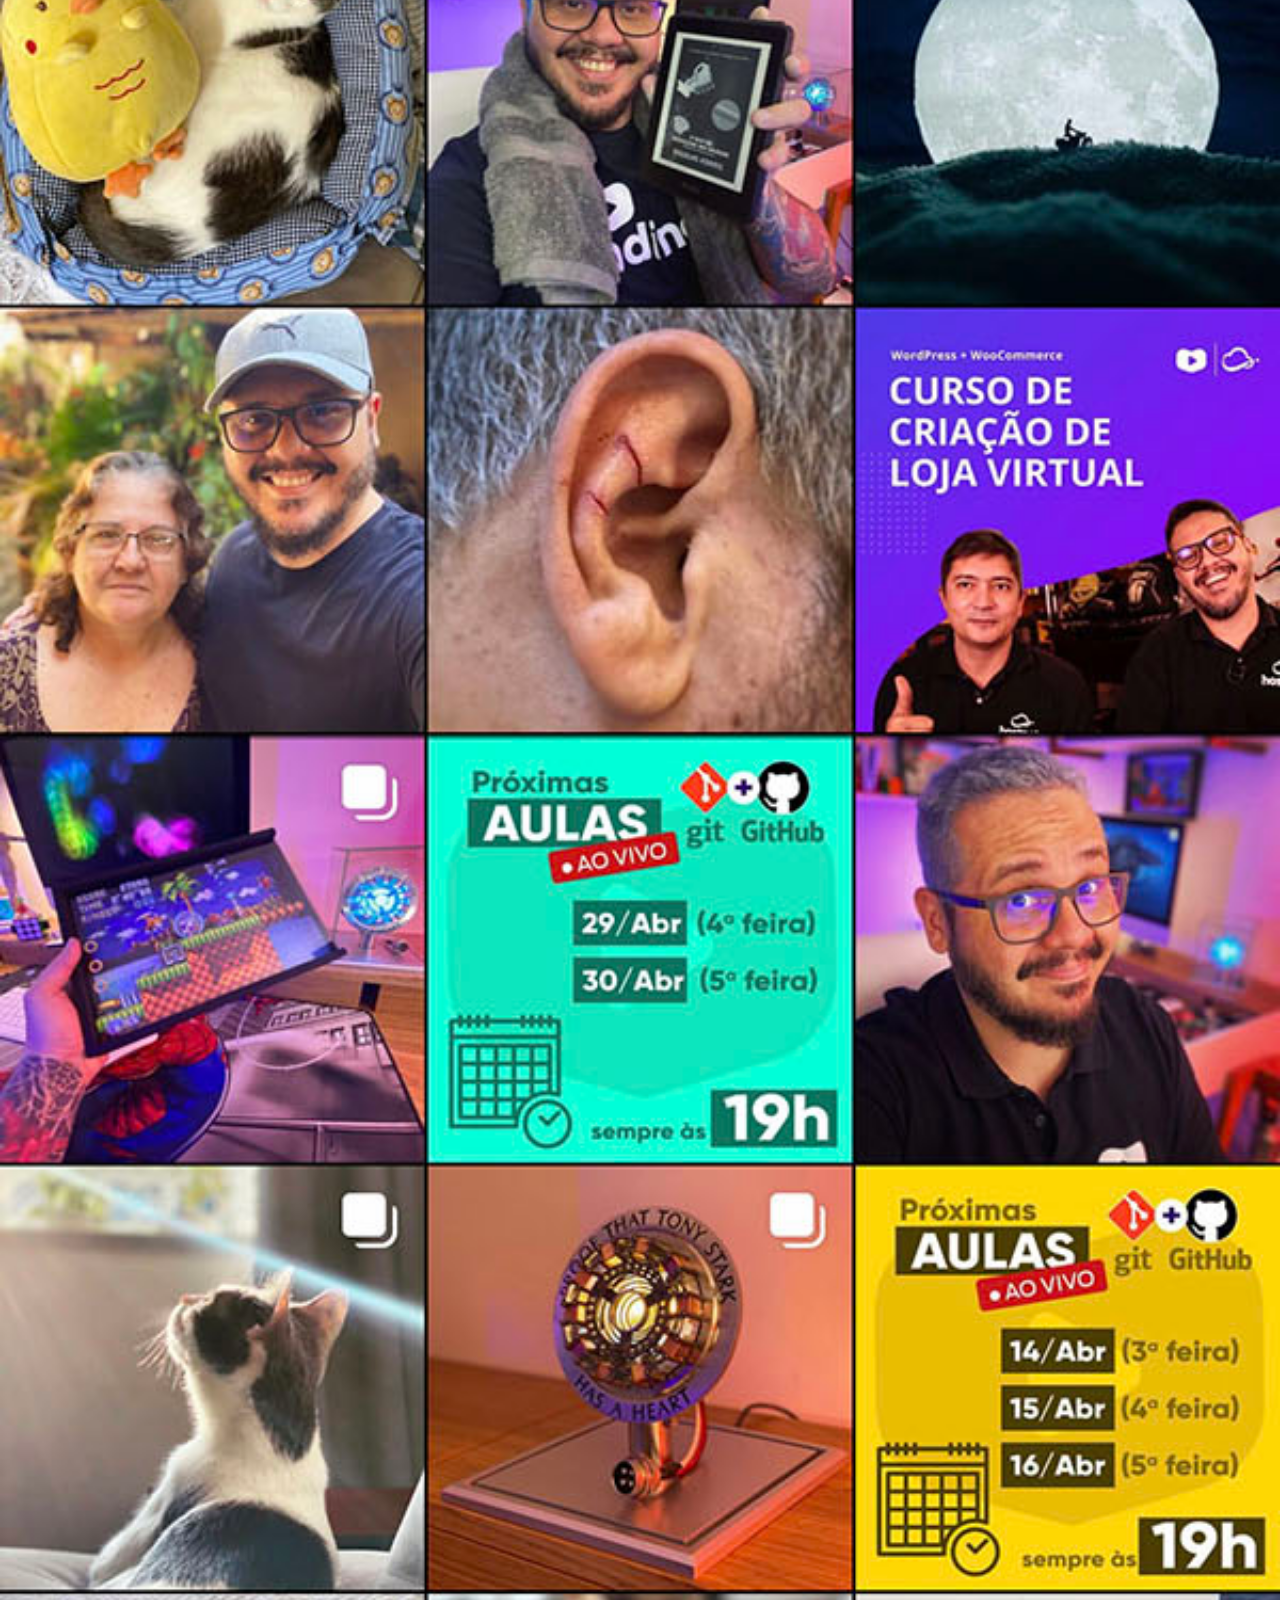
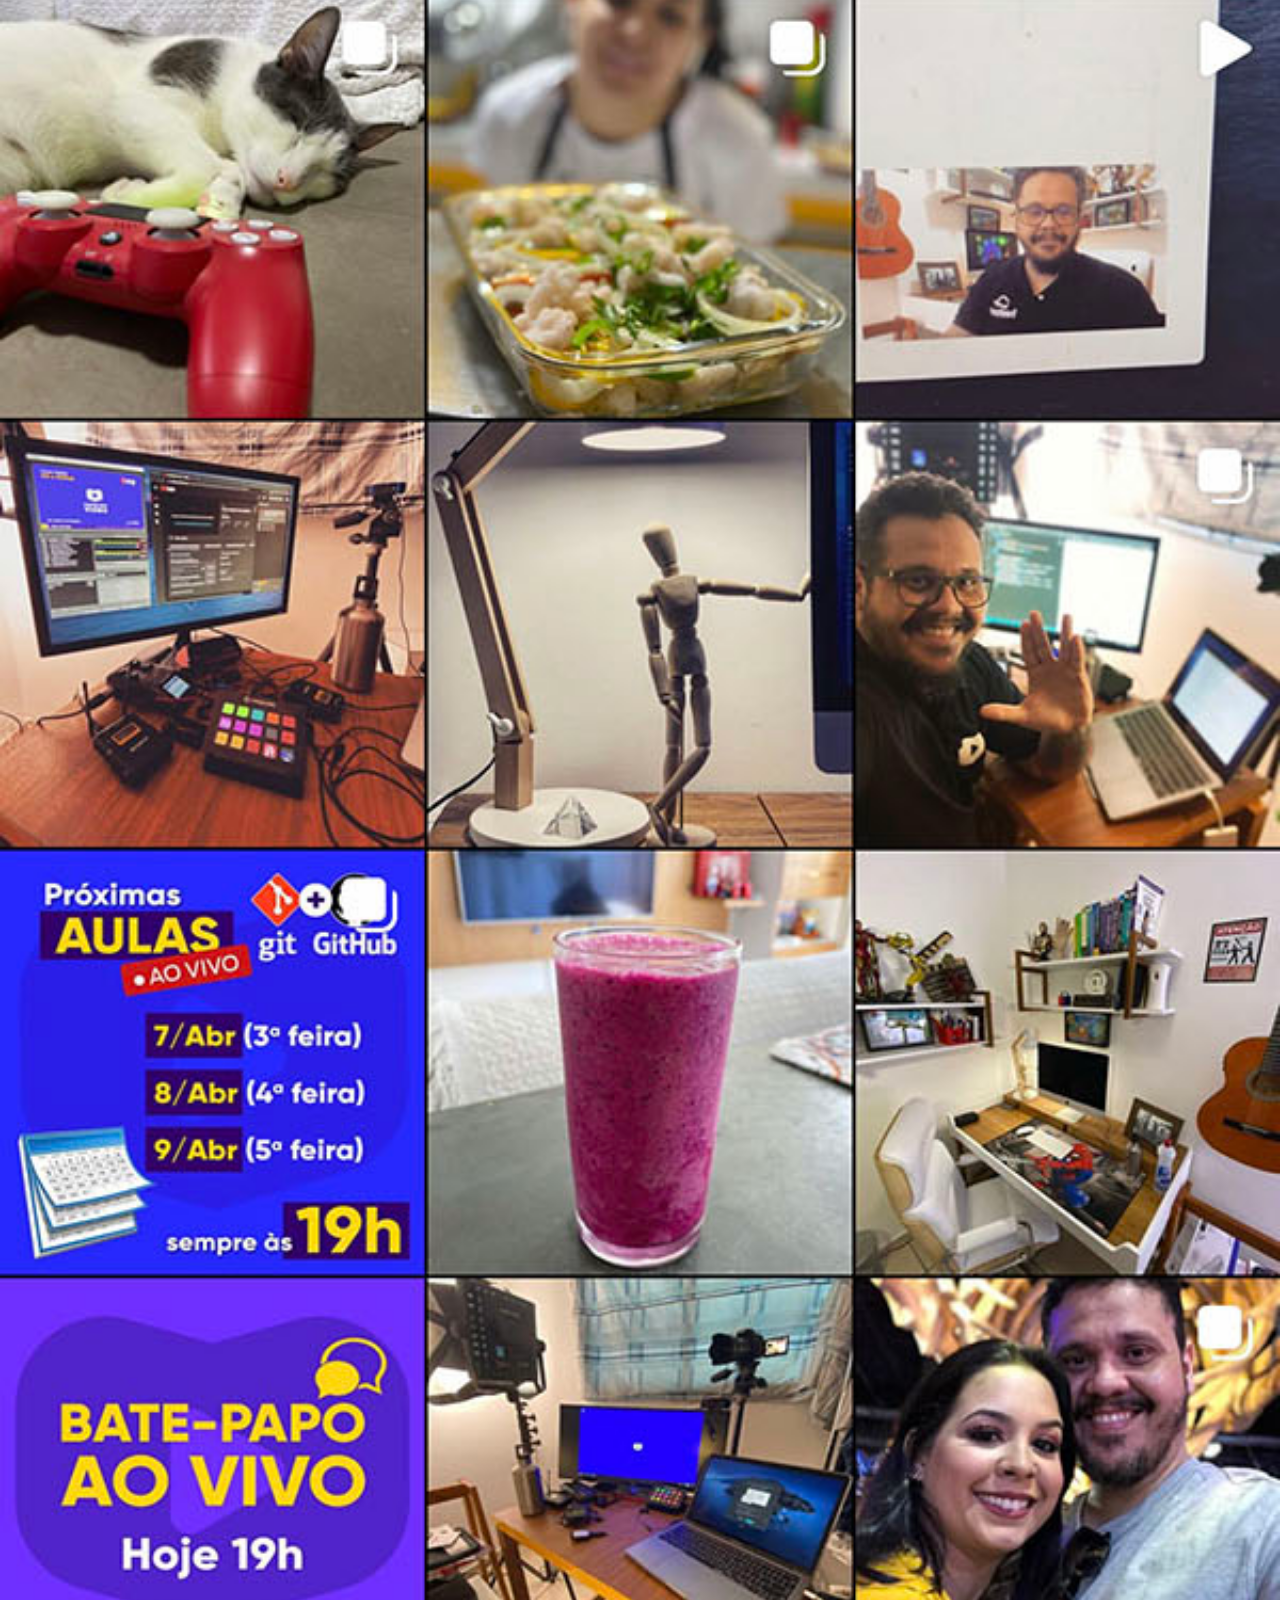
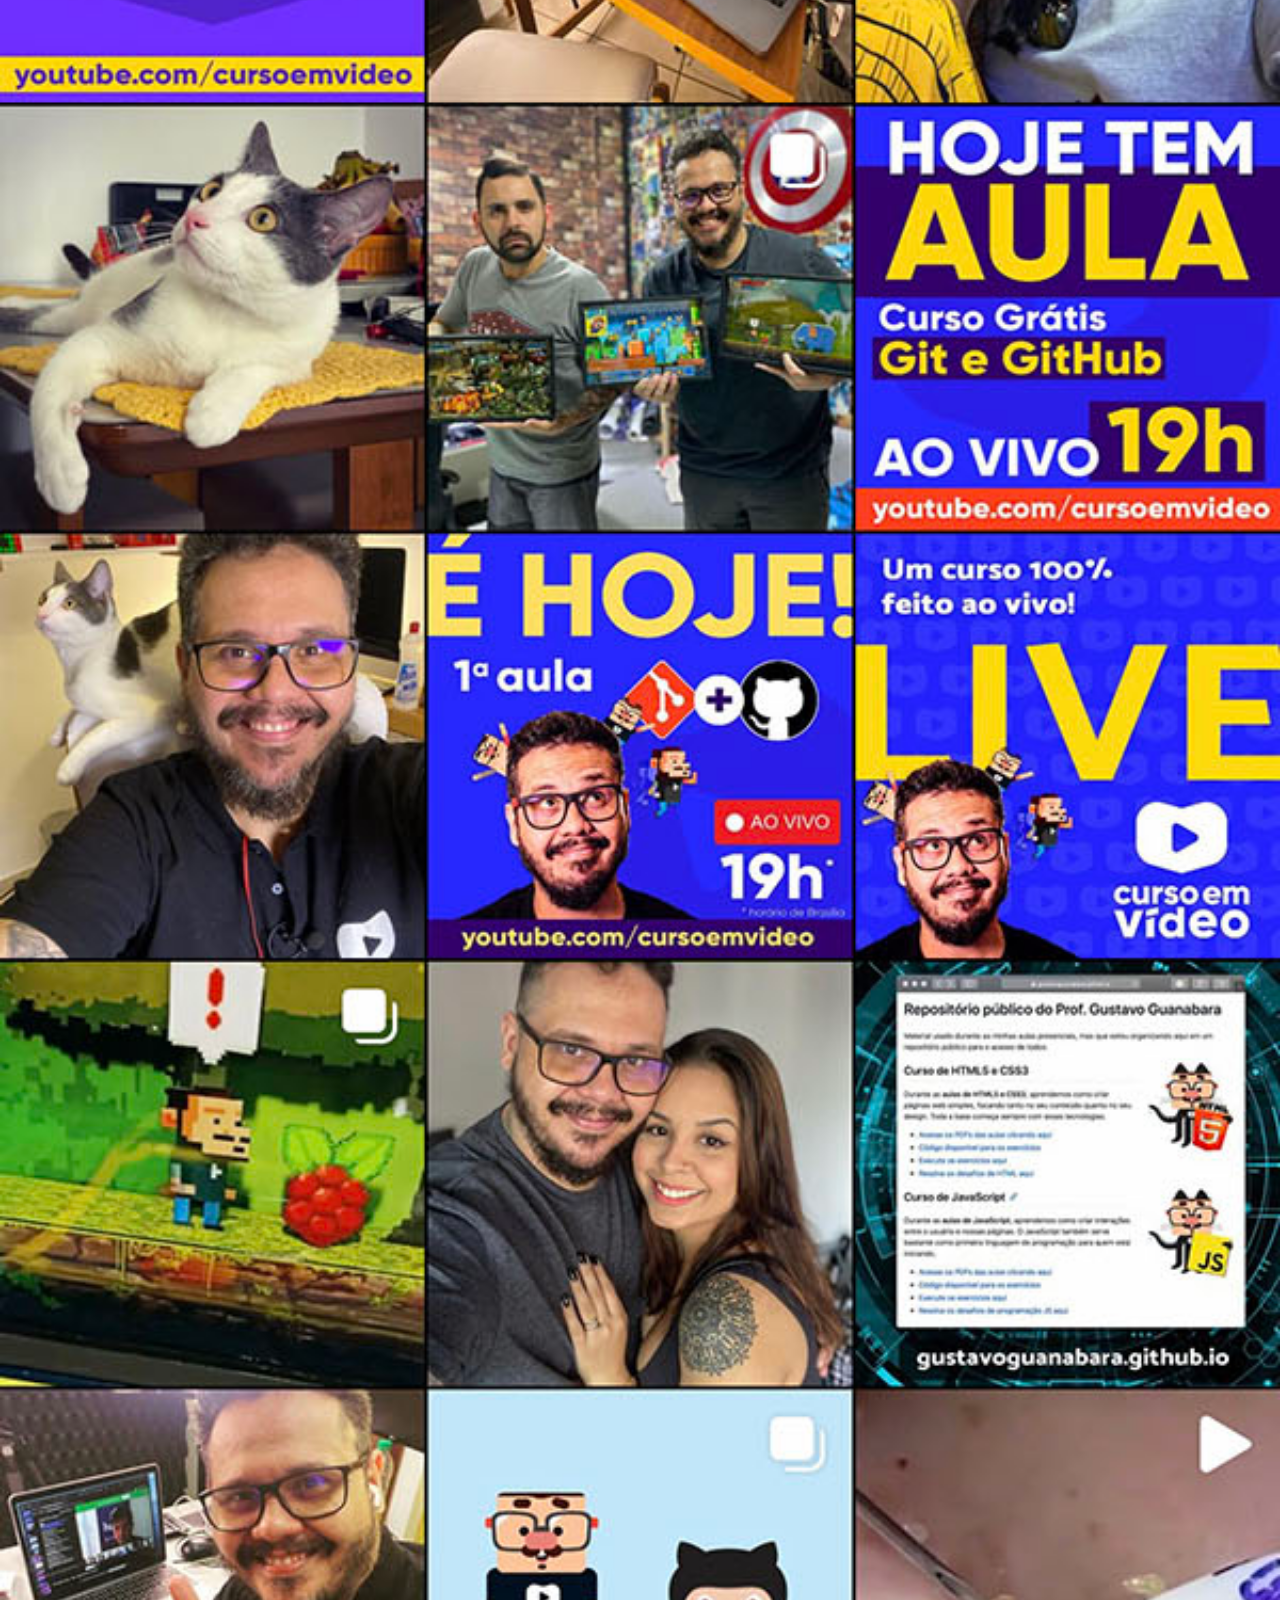
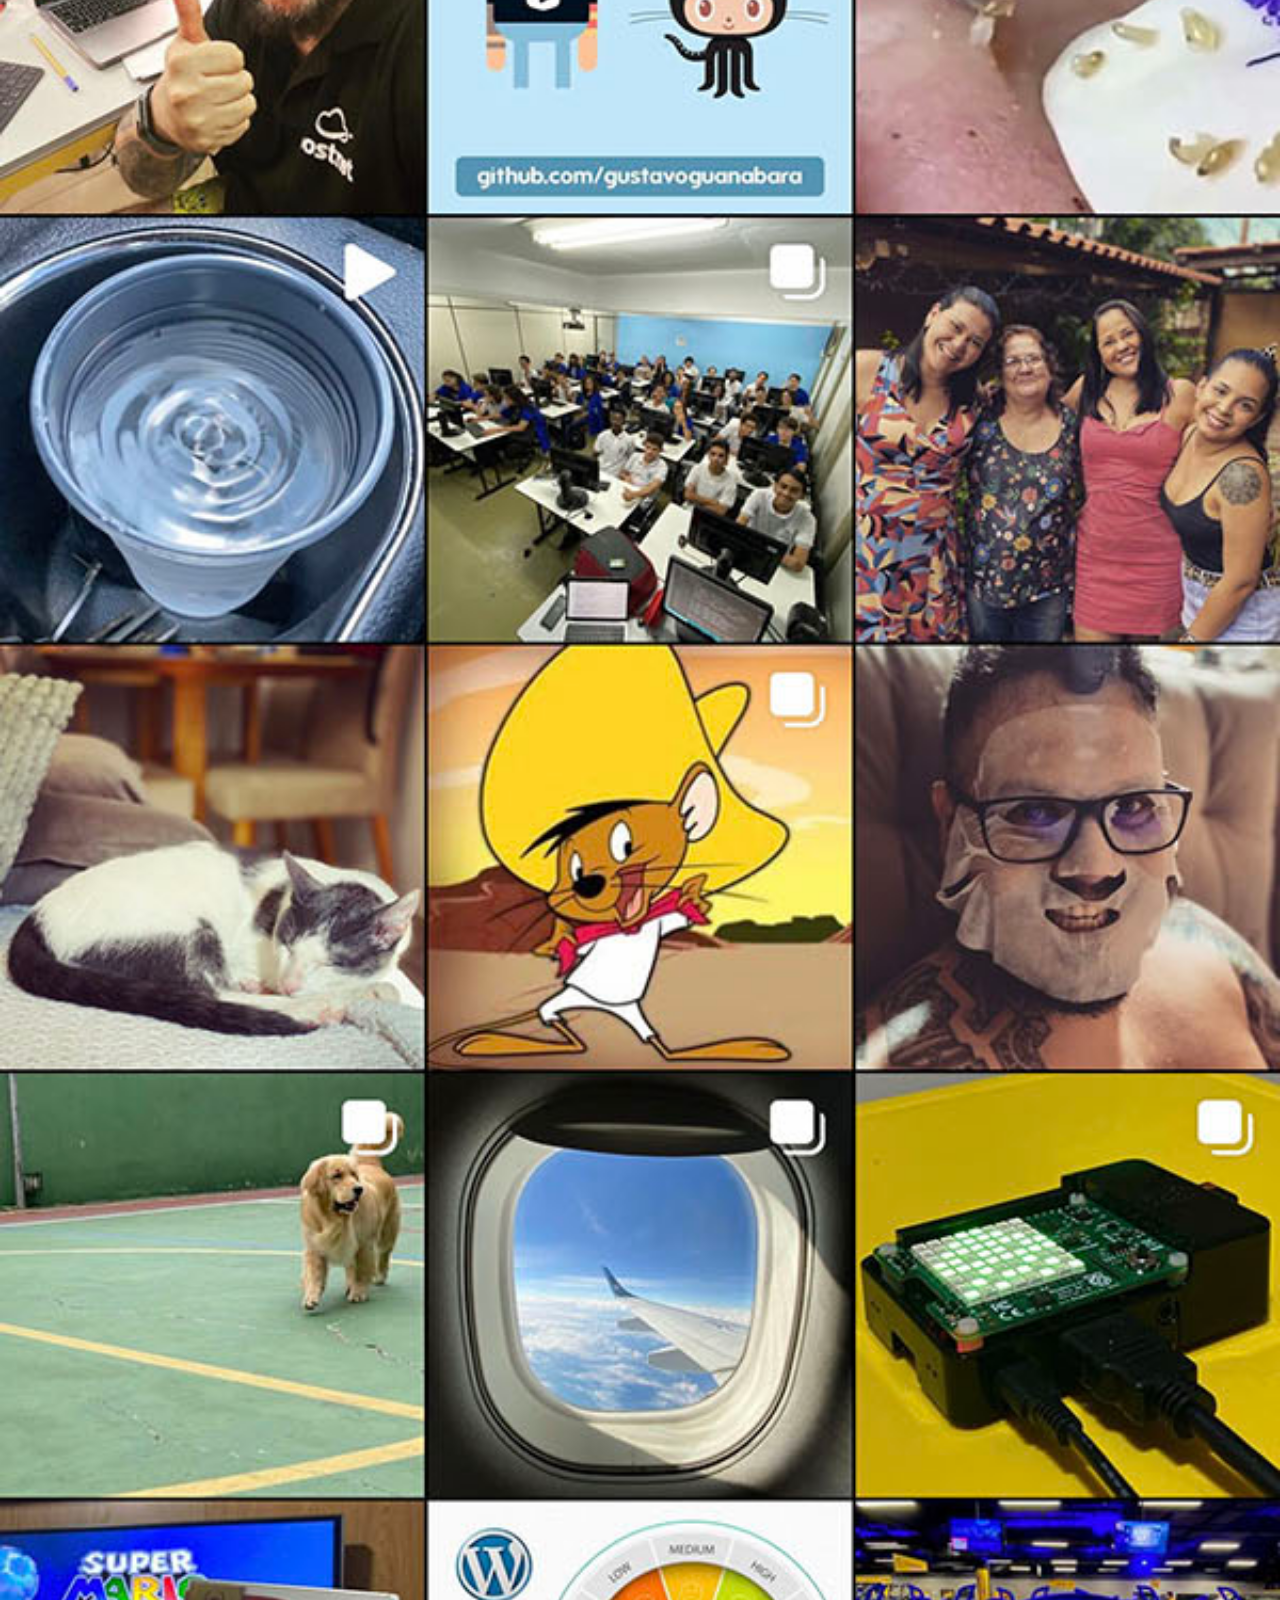
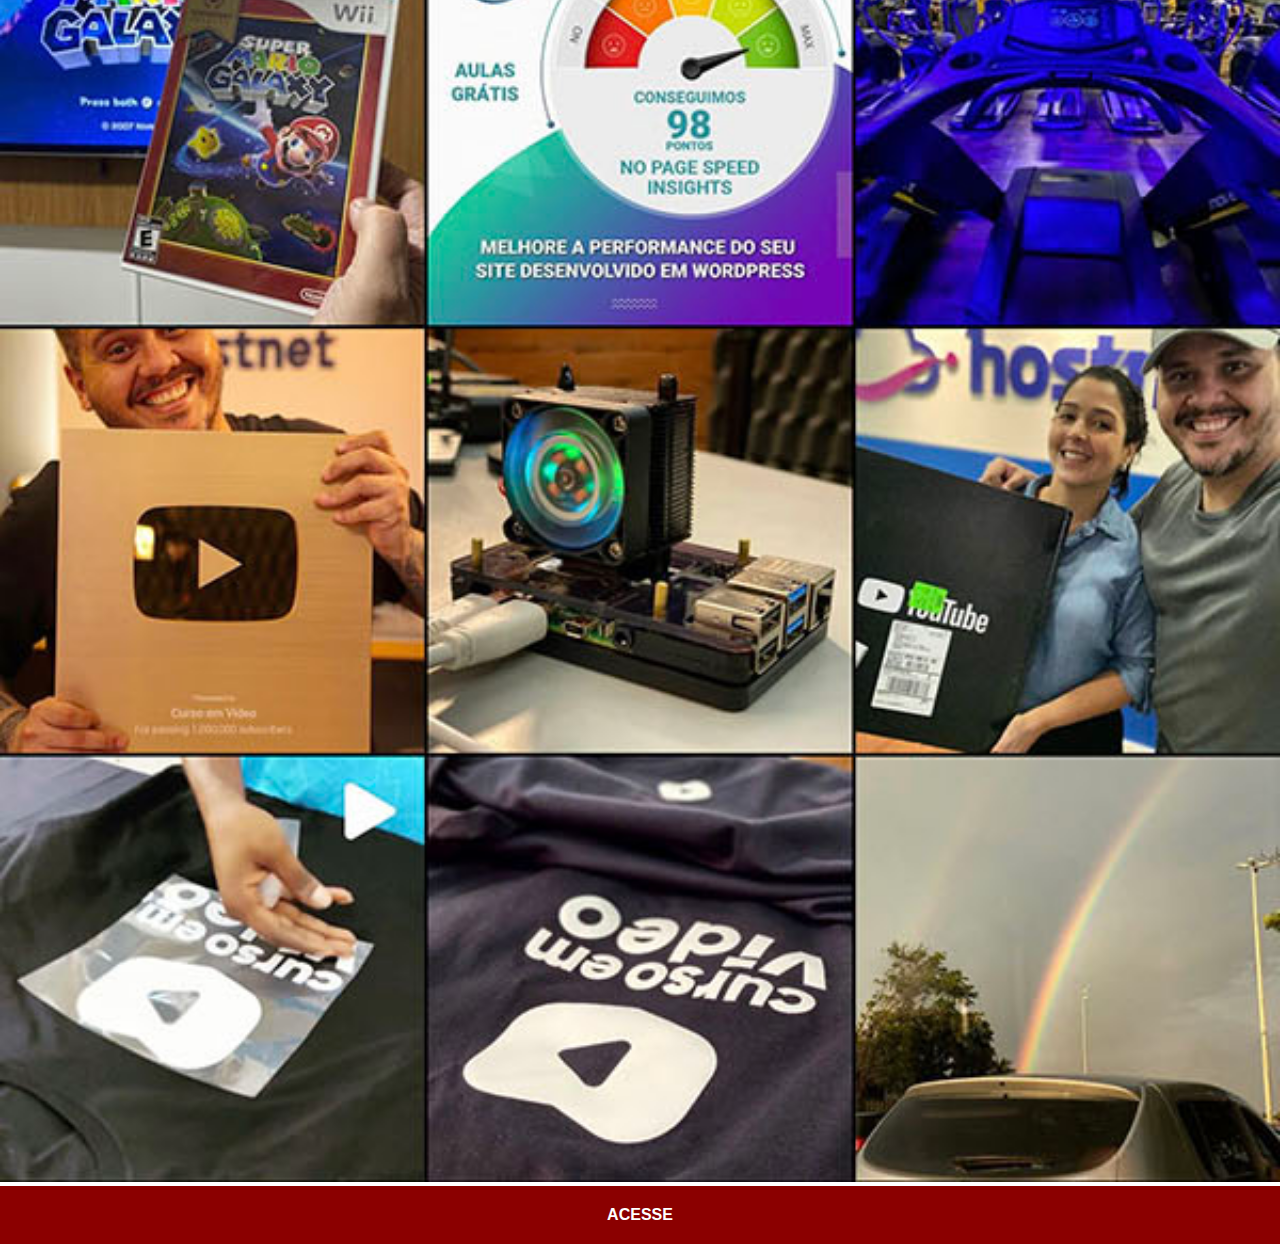
<file: instagran.html>
<!DOCTYPE html>
<html lang="pt-br">
<head>
    <meta charset="UTF-8">
    <meta http-equiv="X-UA-Compatible" content="IE=edge">
    <meta name="viewport" content="width=device-width, initial-scale=1.0">
    <title>Instagran</title>
    <link rel="stylesheet" href="estilos/social.css">
</head>
<body>
    <img src="imagens/tela-instagram.jpg" alt="Instagran"> <a href="https://www.instagram.com/" target="_blank">ACESSE</a>
</body>
</html>
</file>
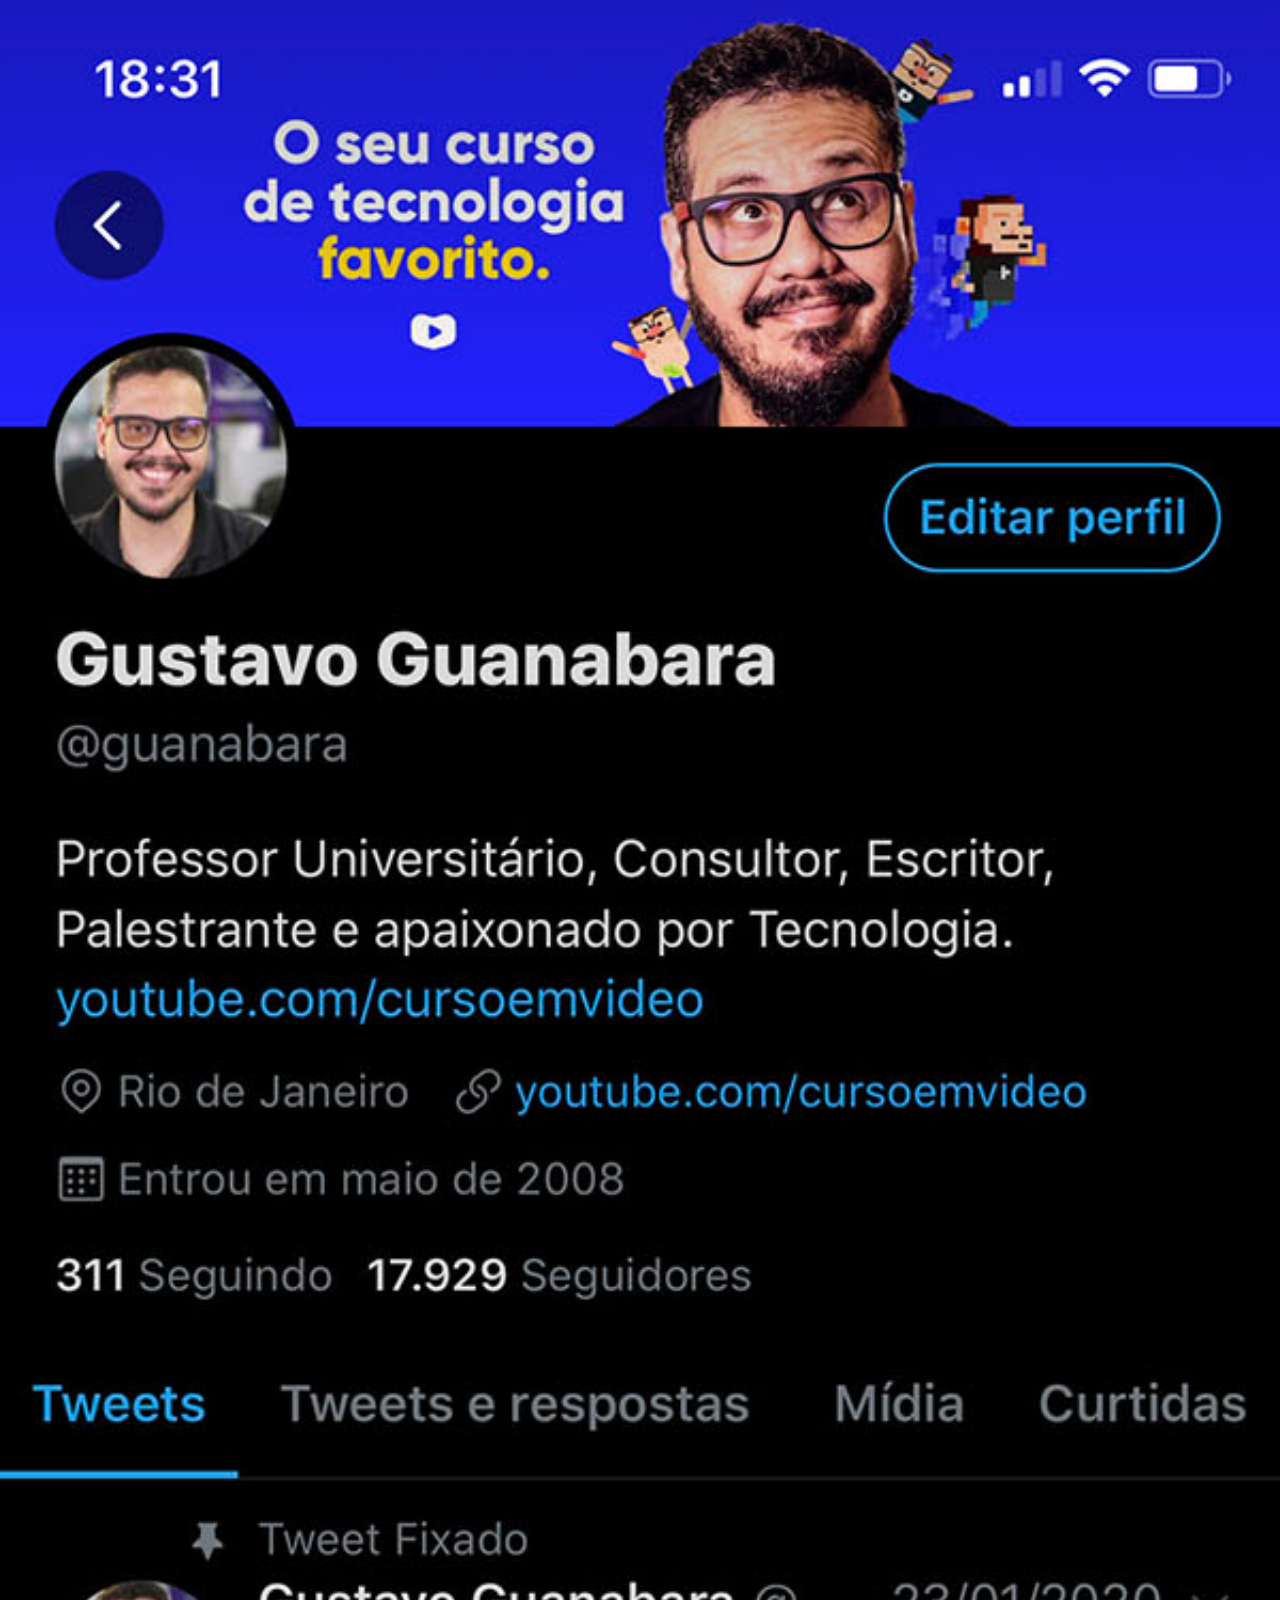
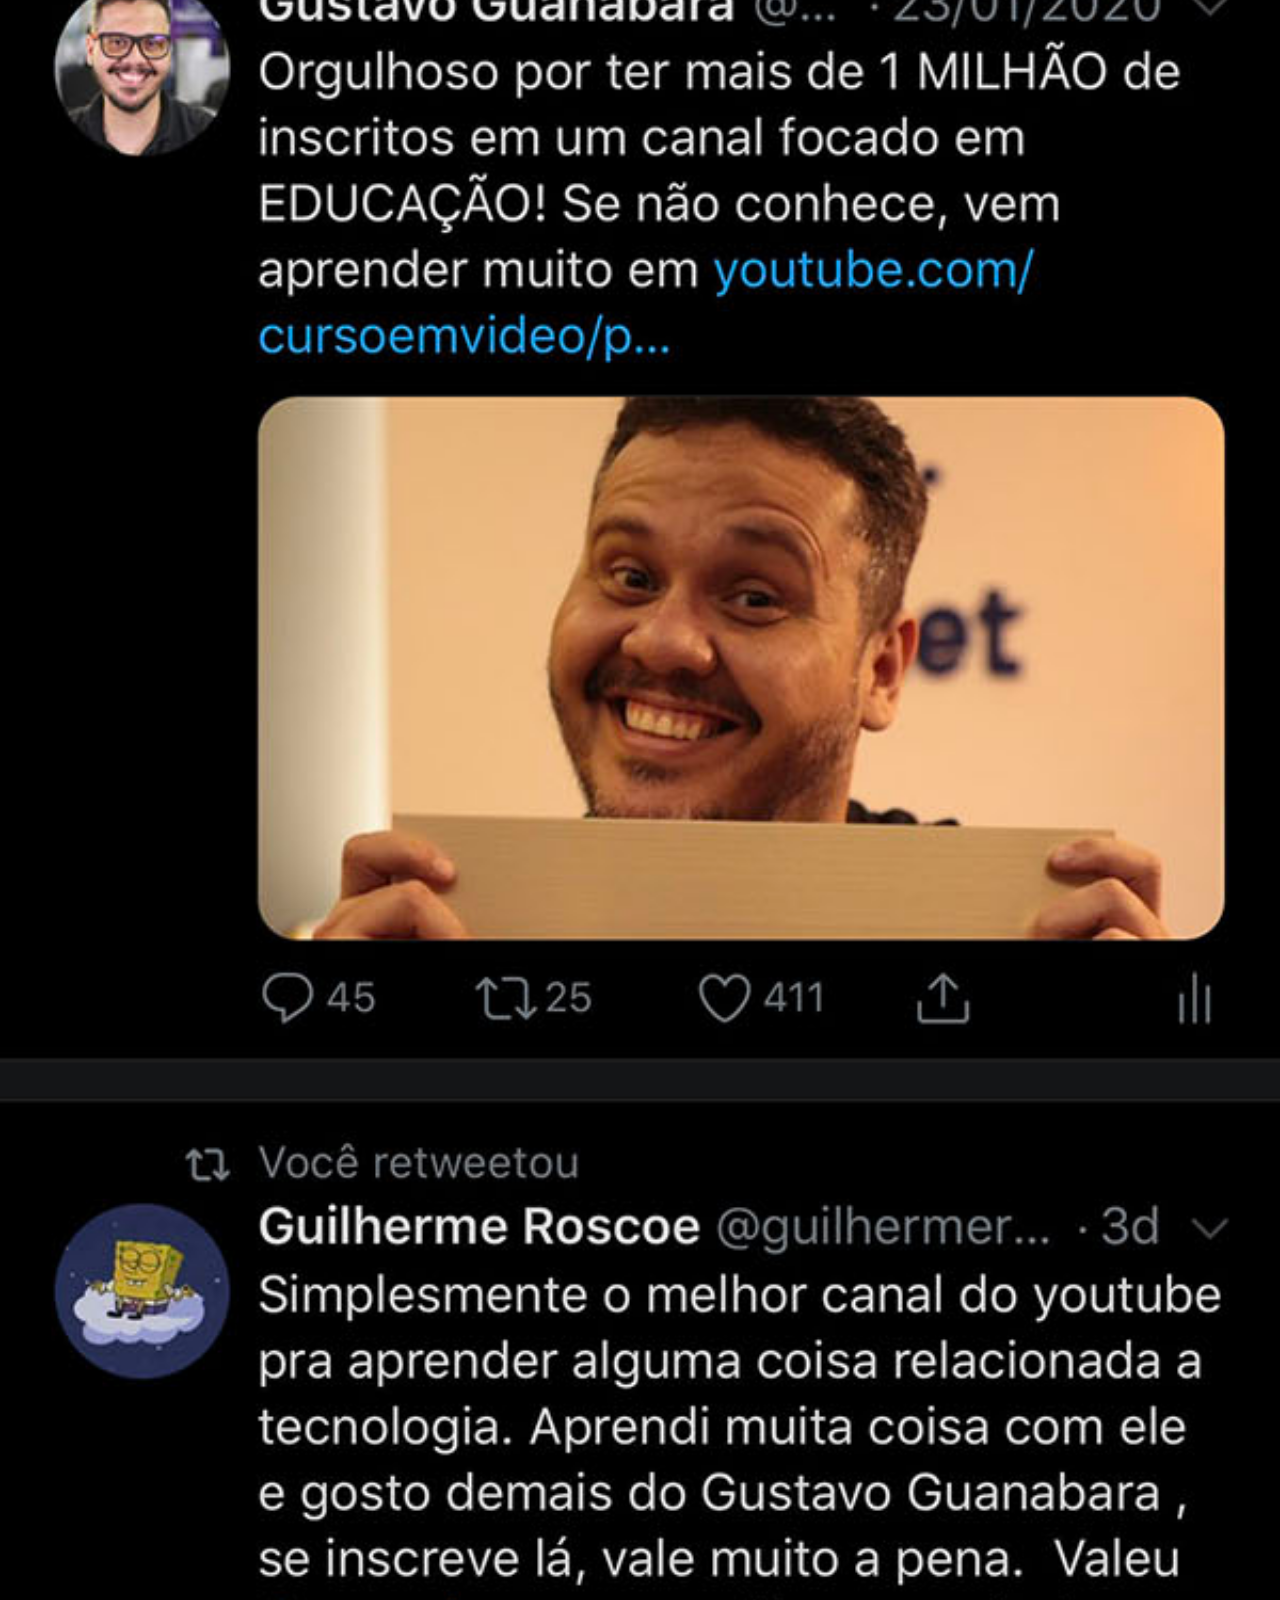
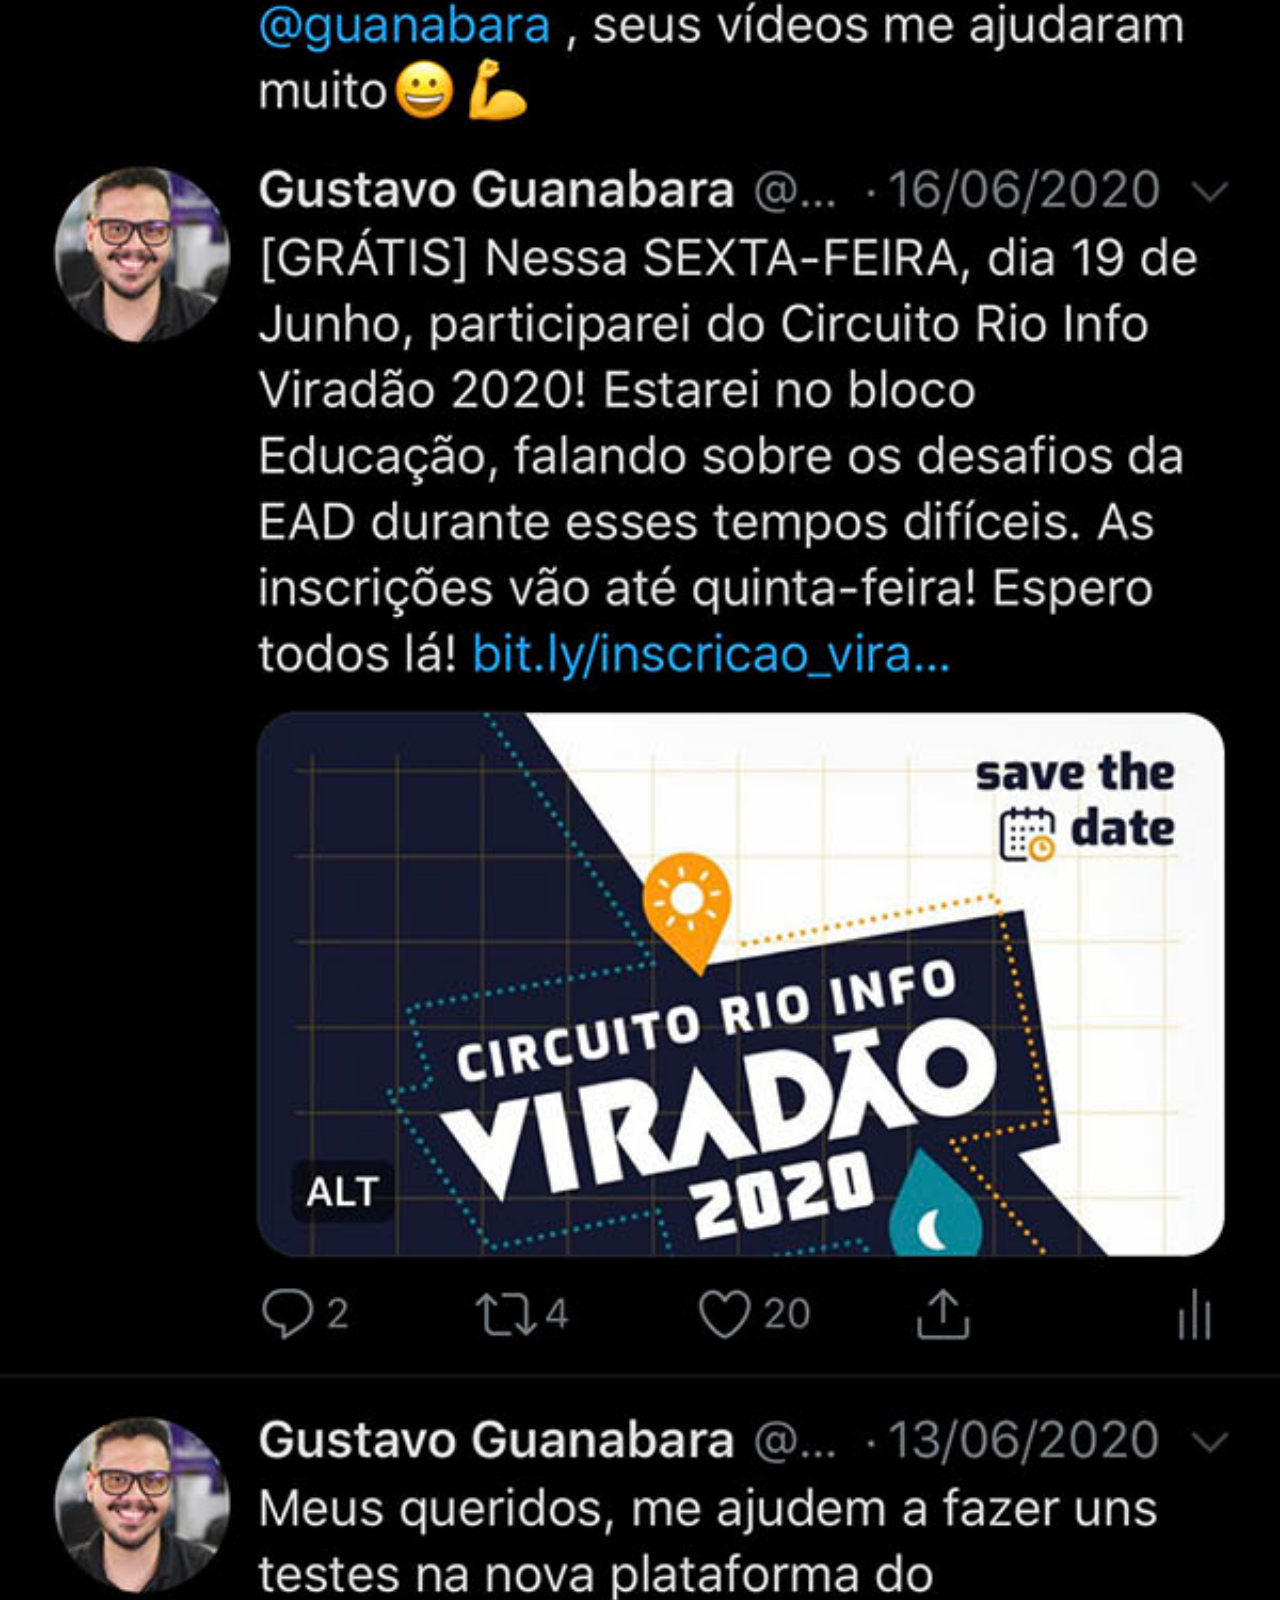
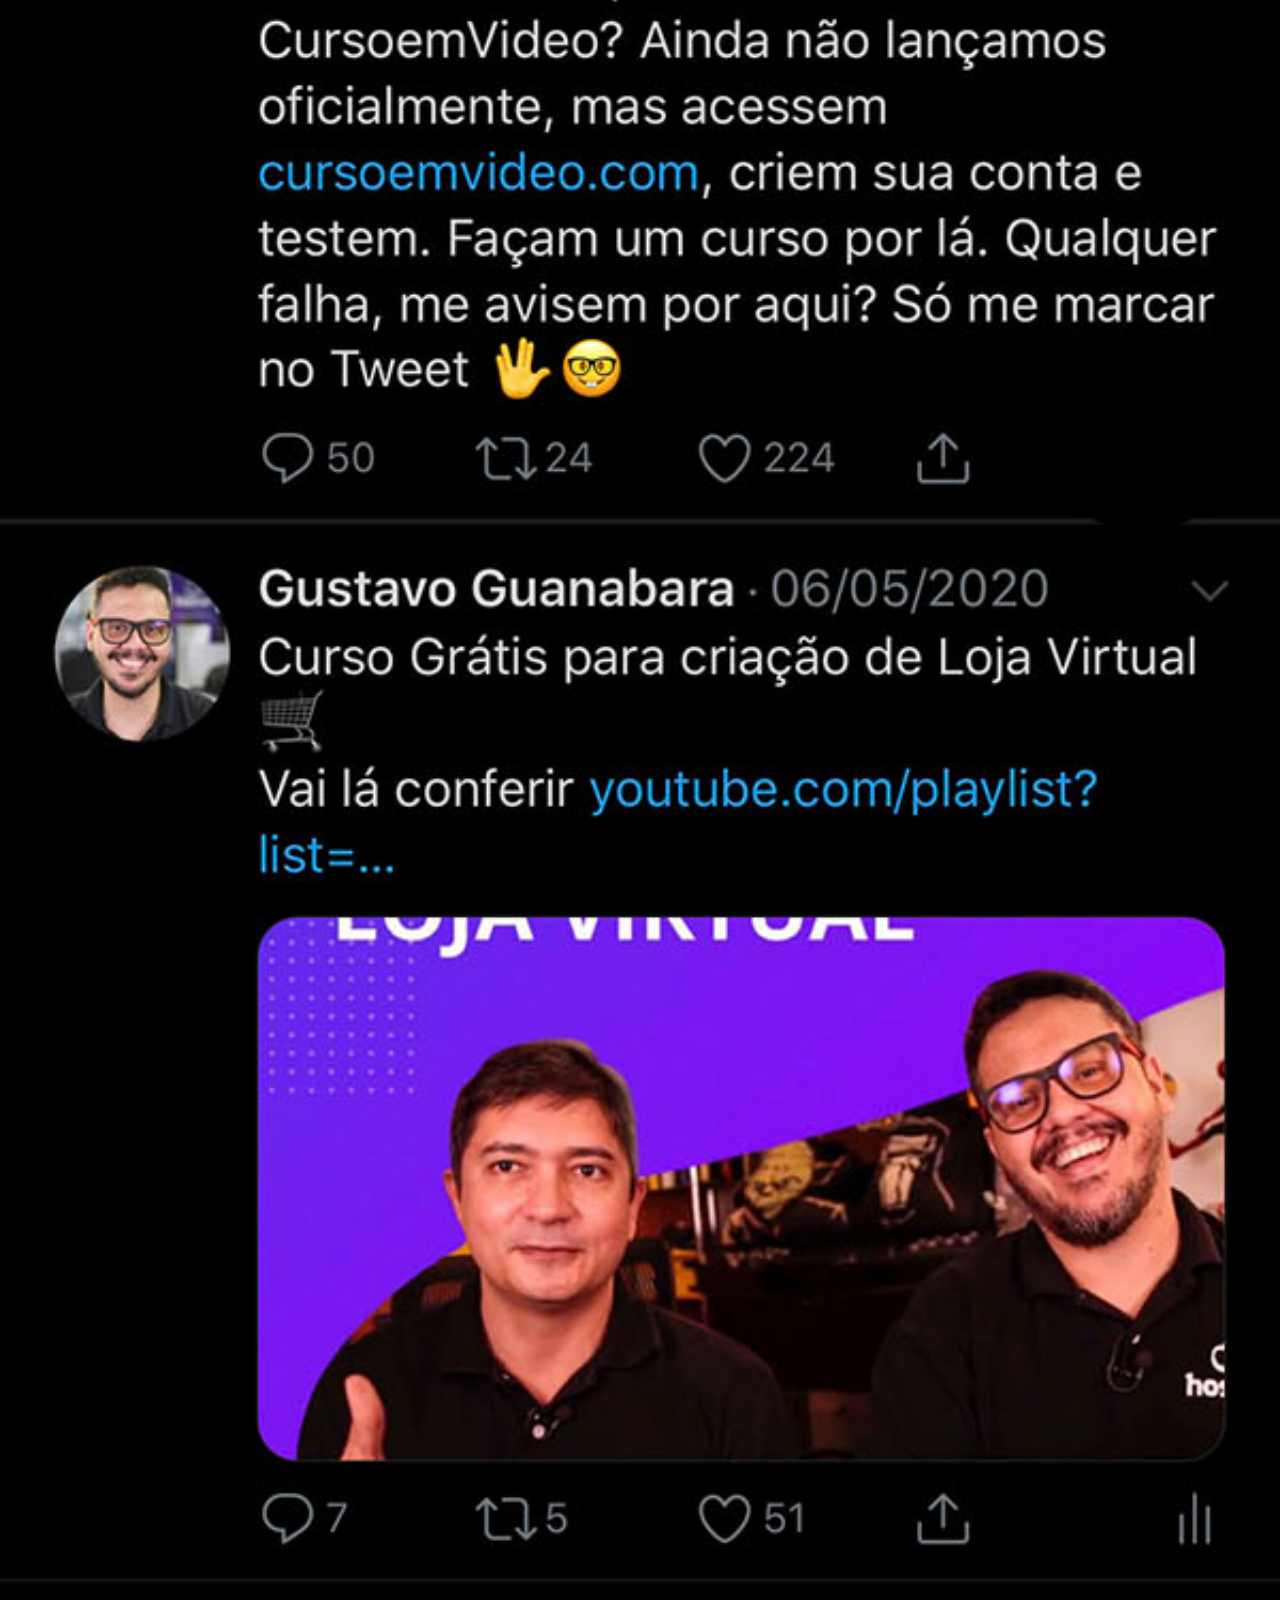
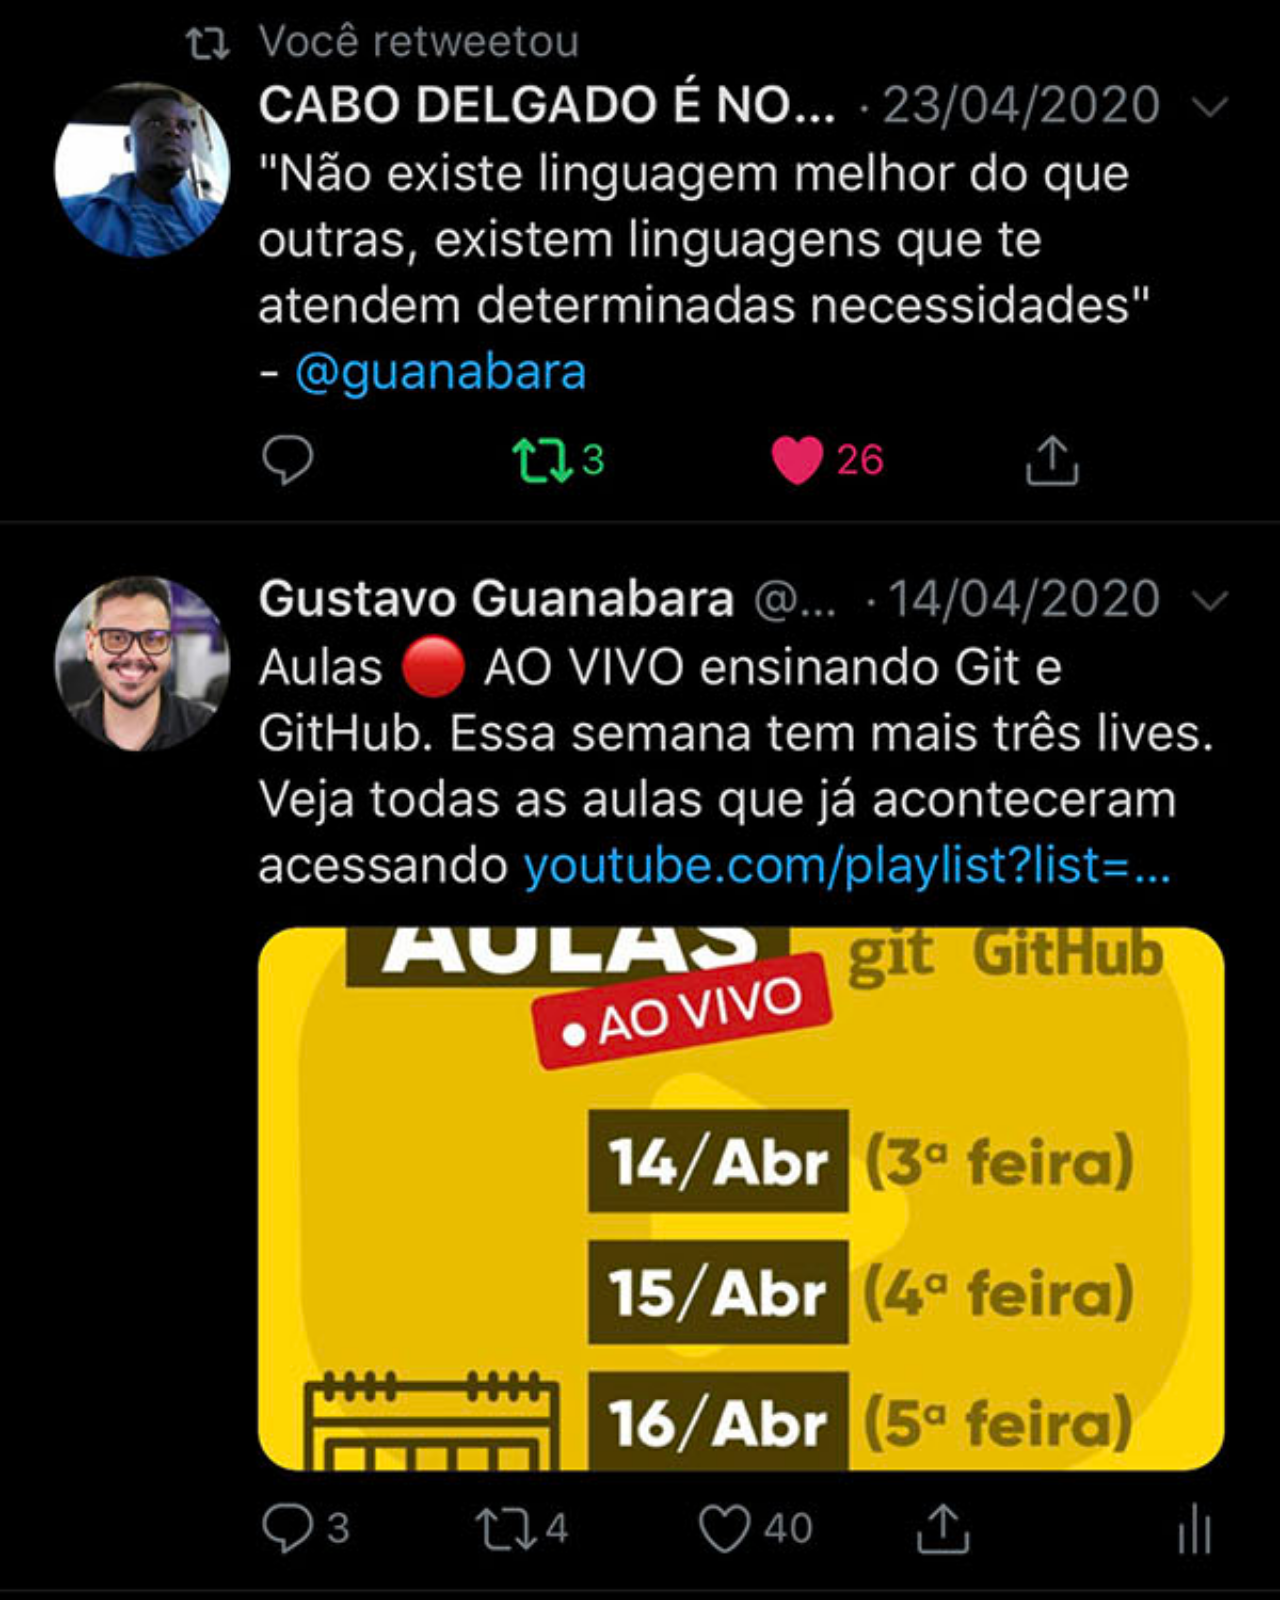
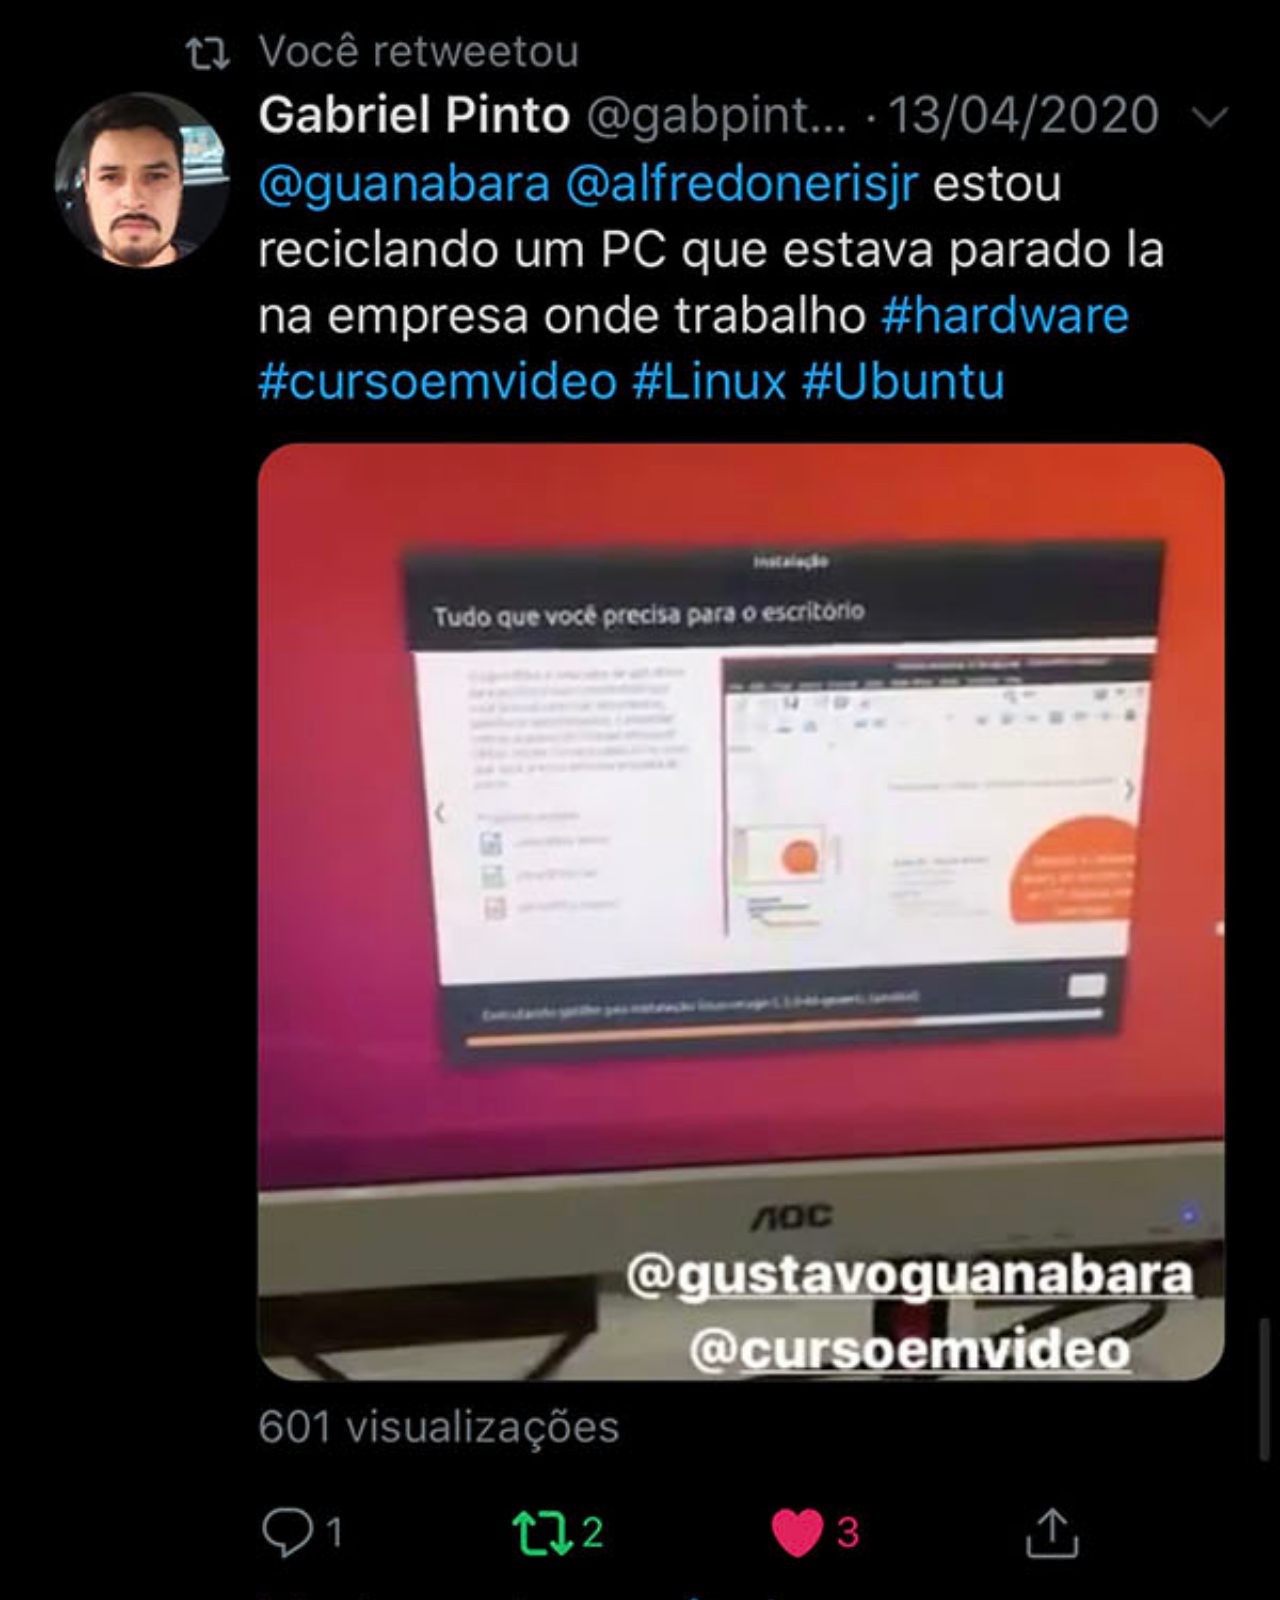
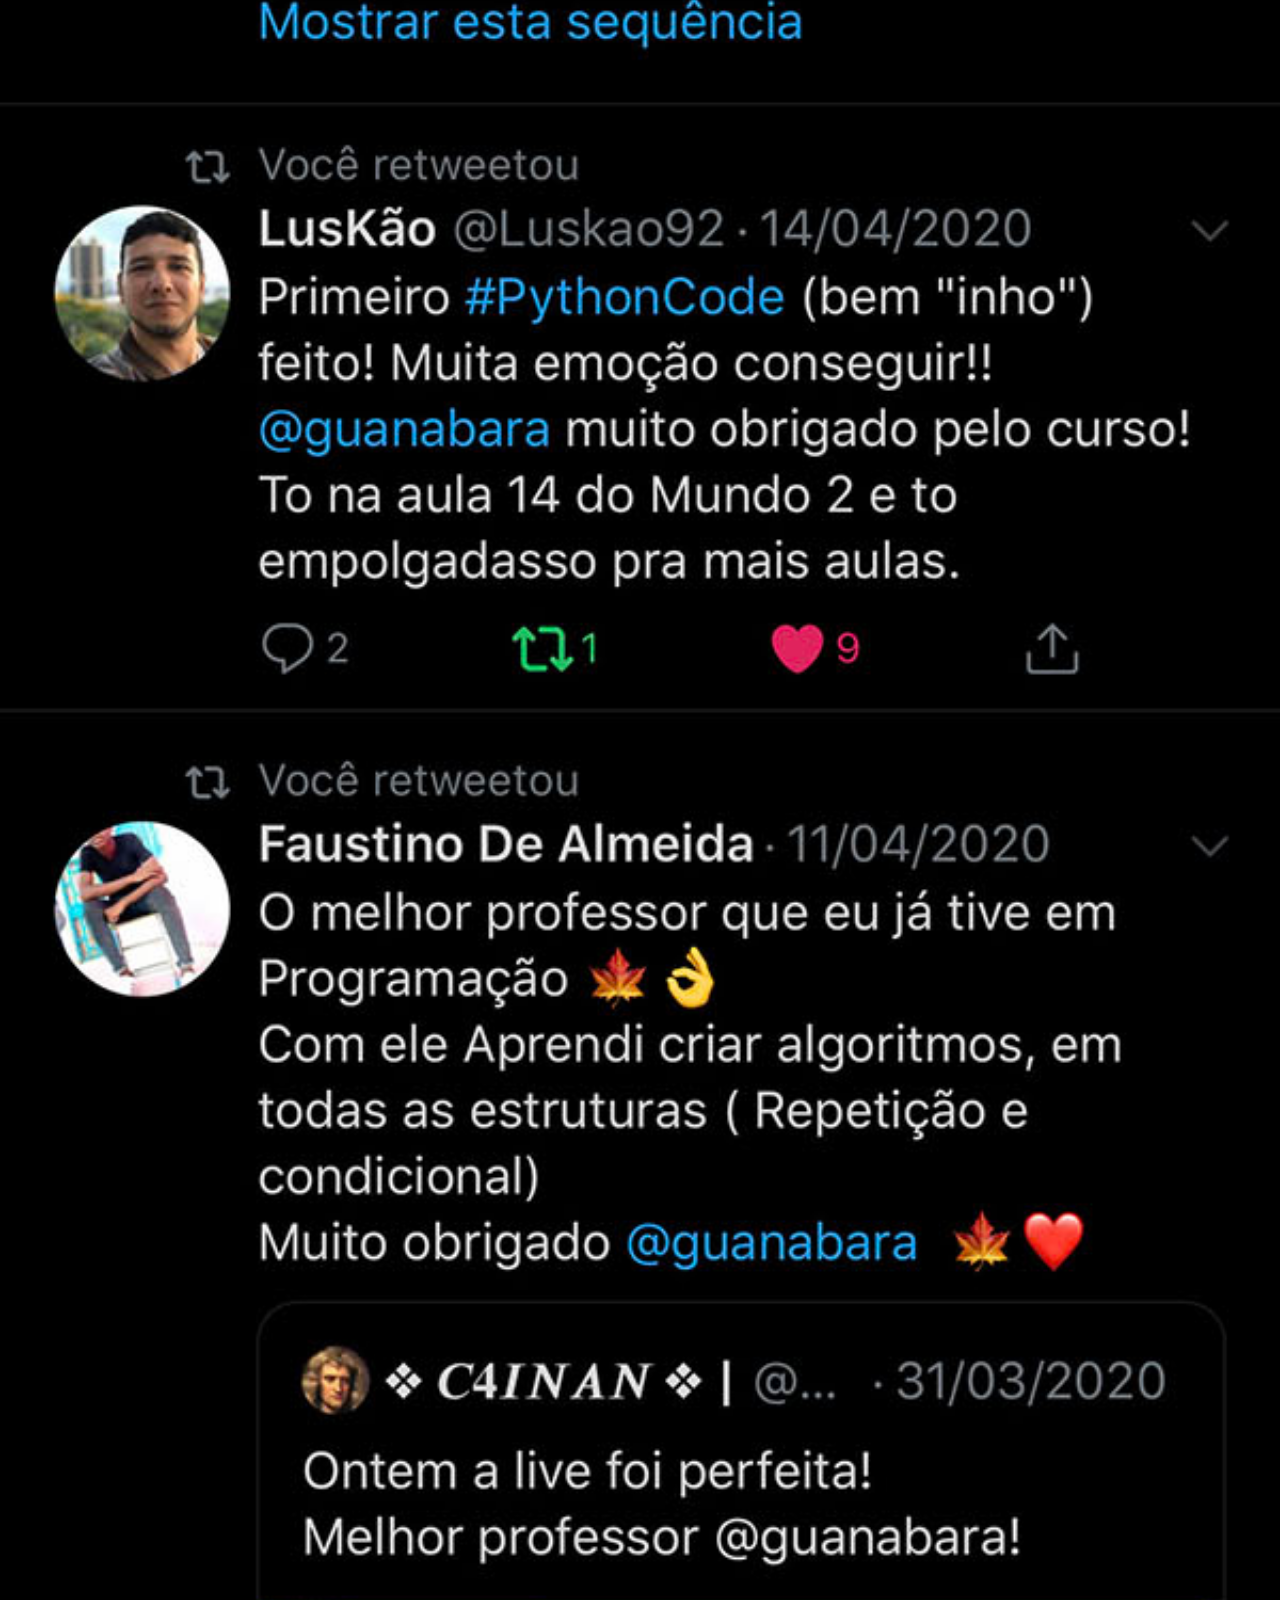
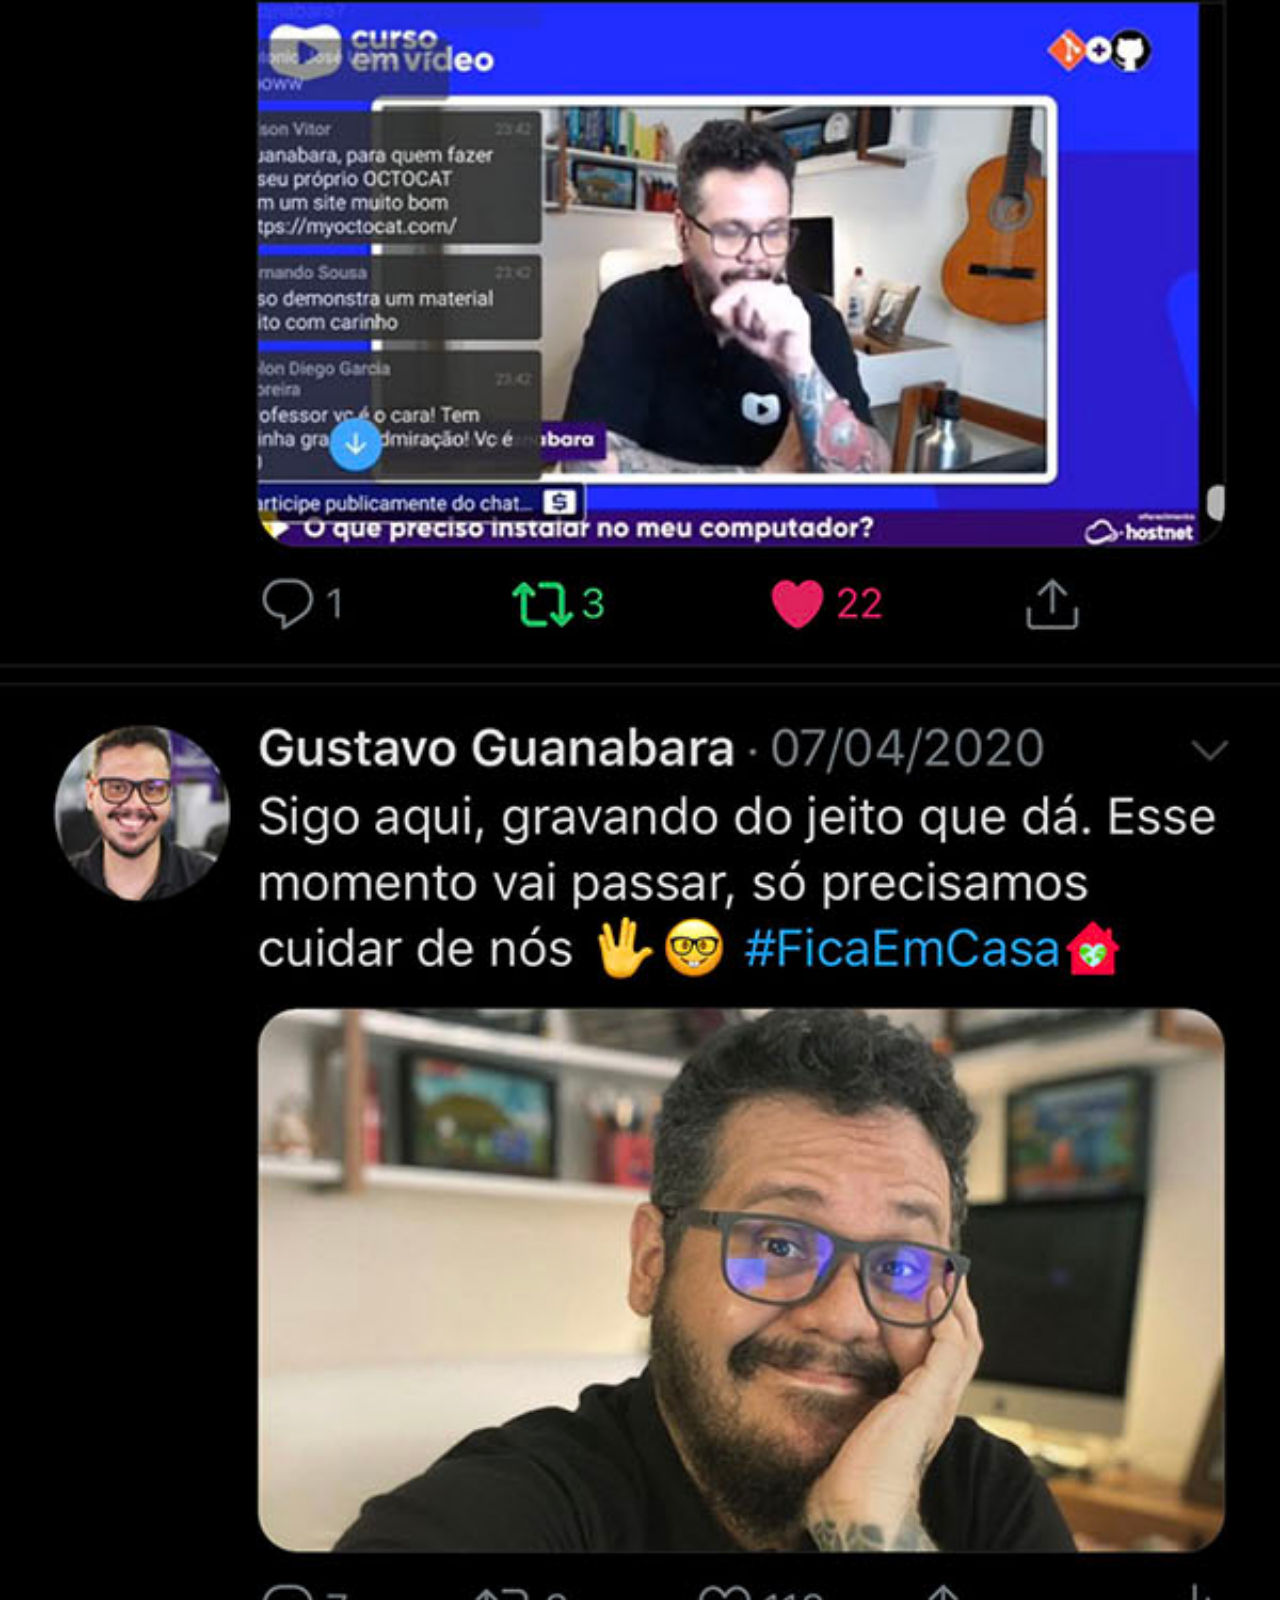
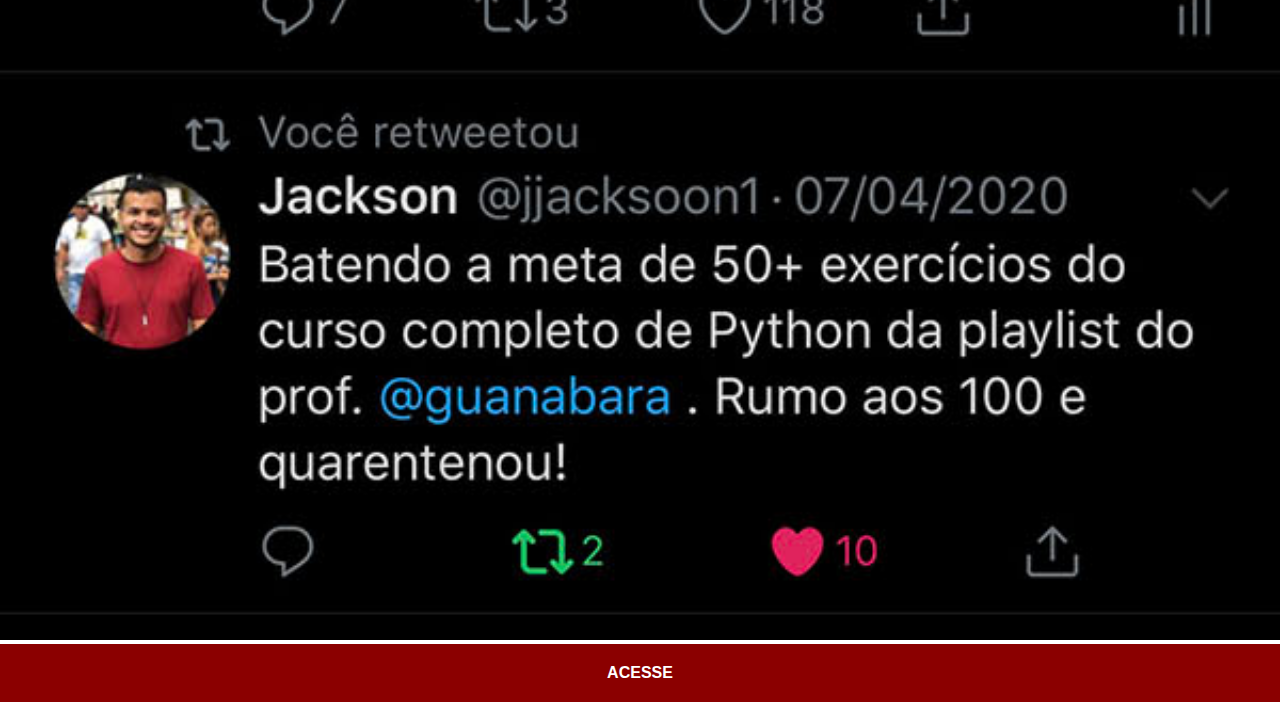
<file: twitter.html>
<!DOCTYPE html>
<html lang="pt-br">
<head>
    <meta charset="UTF-8">
    <meta http-equiv="X-UA-Compatible" content="IE=edge">
    <meta name="viewport" content="width=device-width, initial-scale=1.0">
    <title>Twitter</title>
    <link rel="stylesheet" href="estilos/social.css">
</head>
<body>
    <img src="imagens/tela-twitter.jpg" alt="Twitter"> <a href="https://twitter.com/" target="_blank">ACESSE</a>
</body>
</html>
</file>
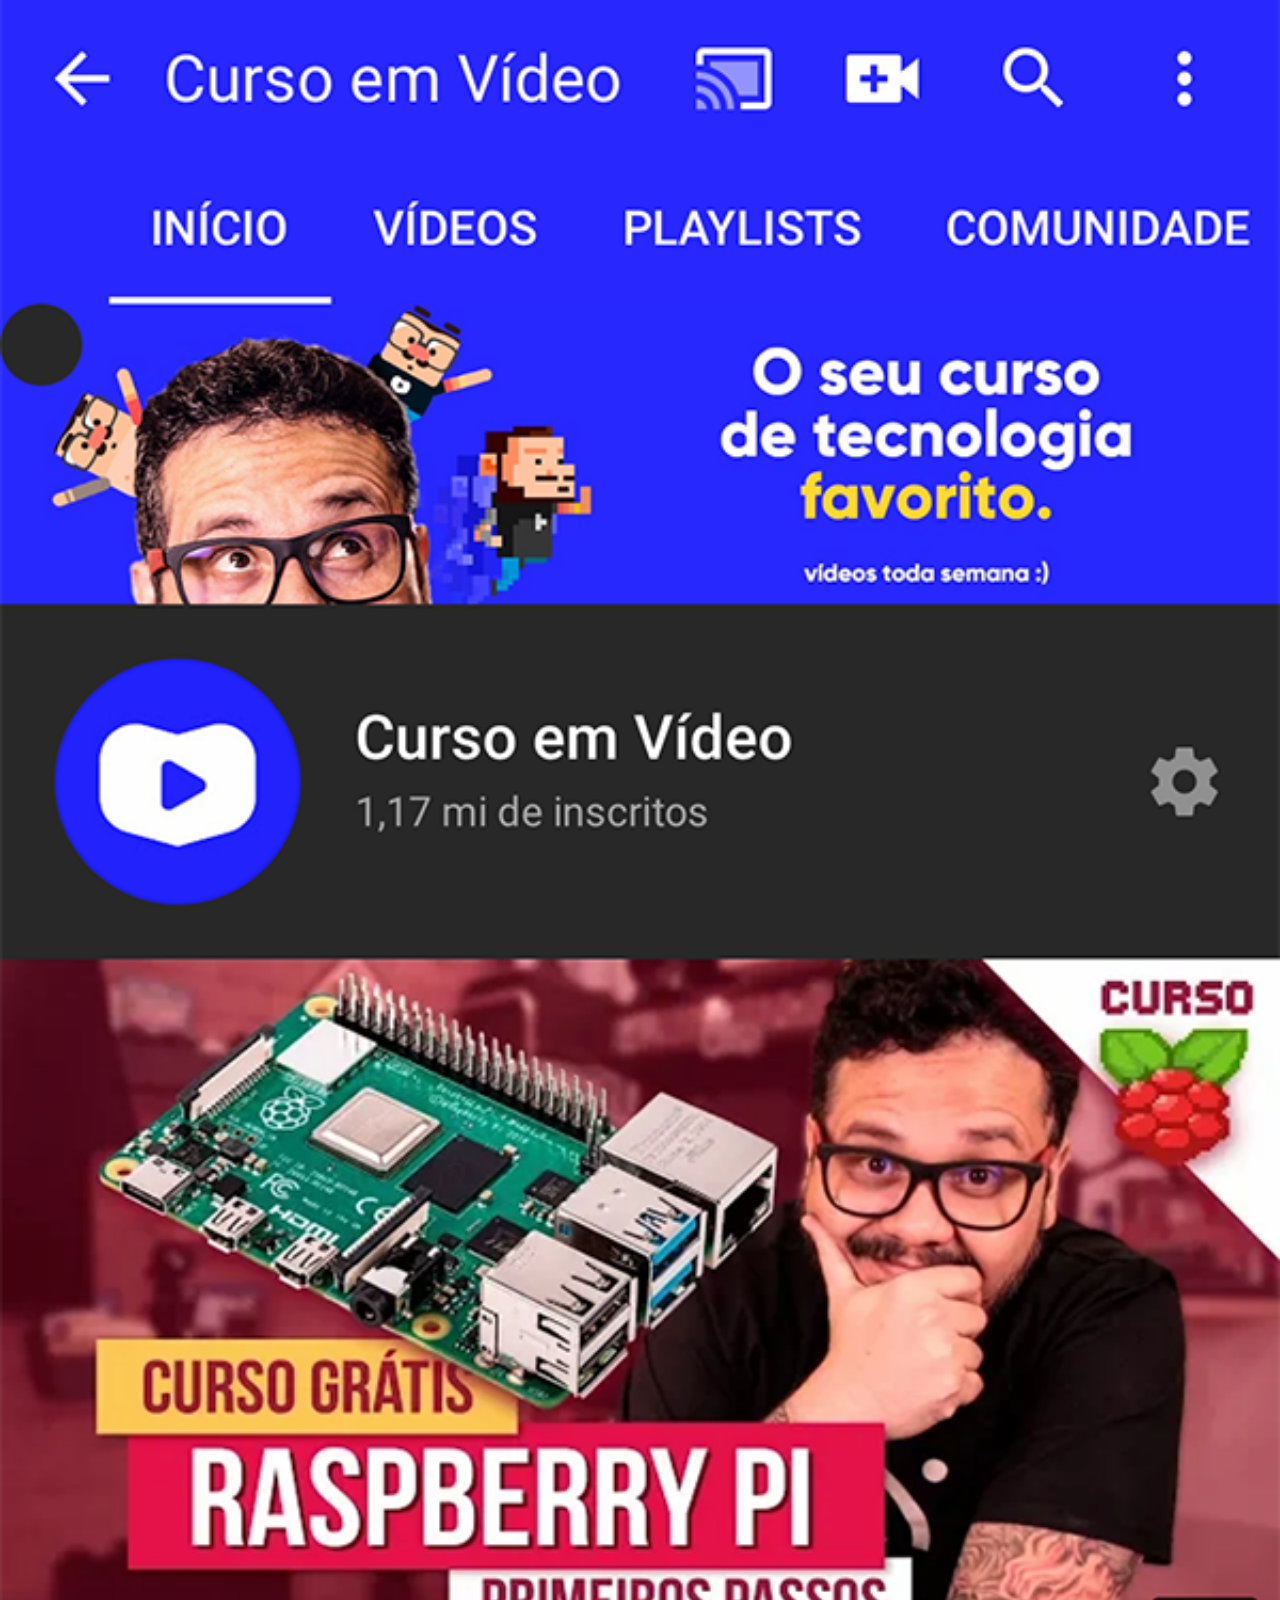
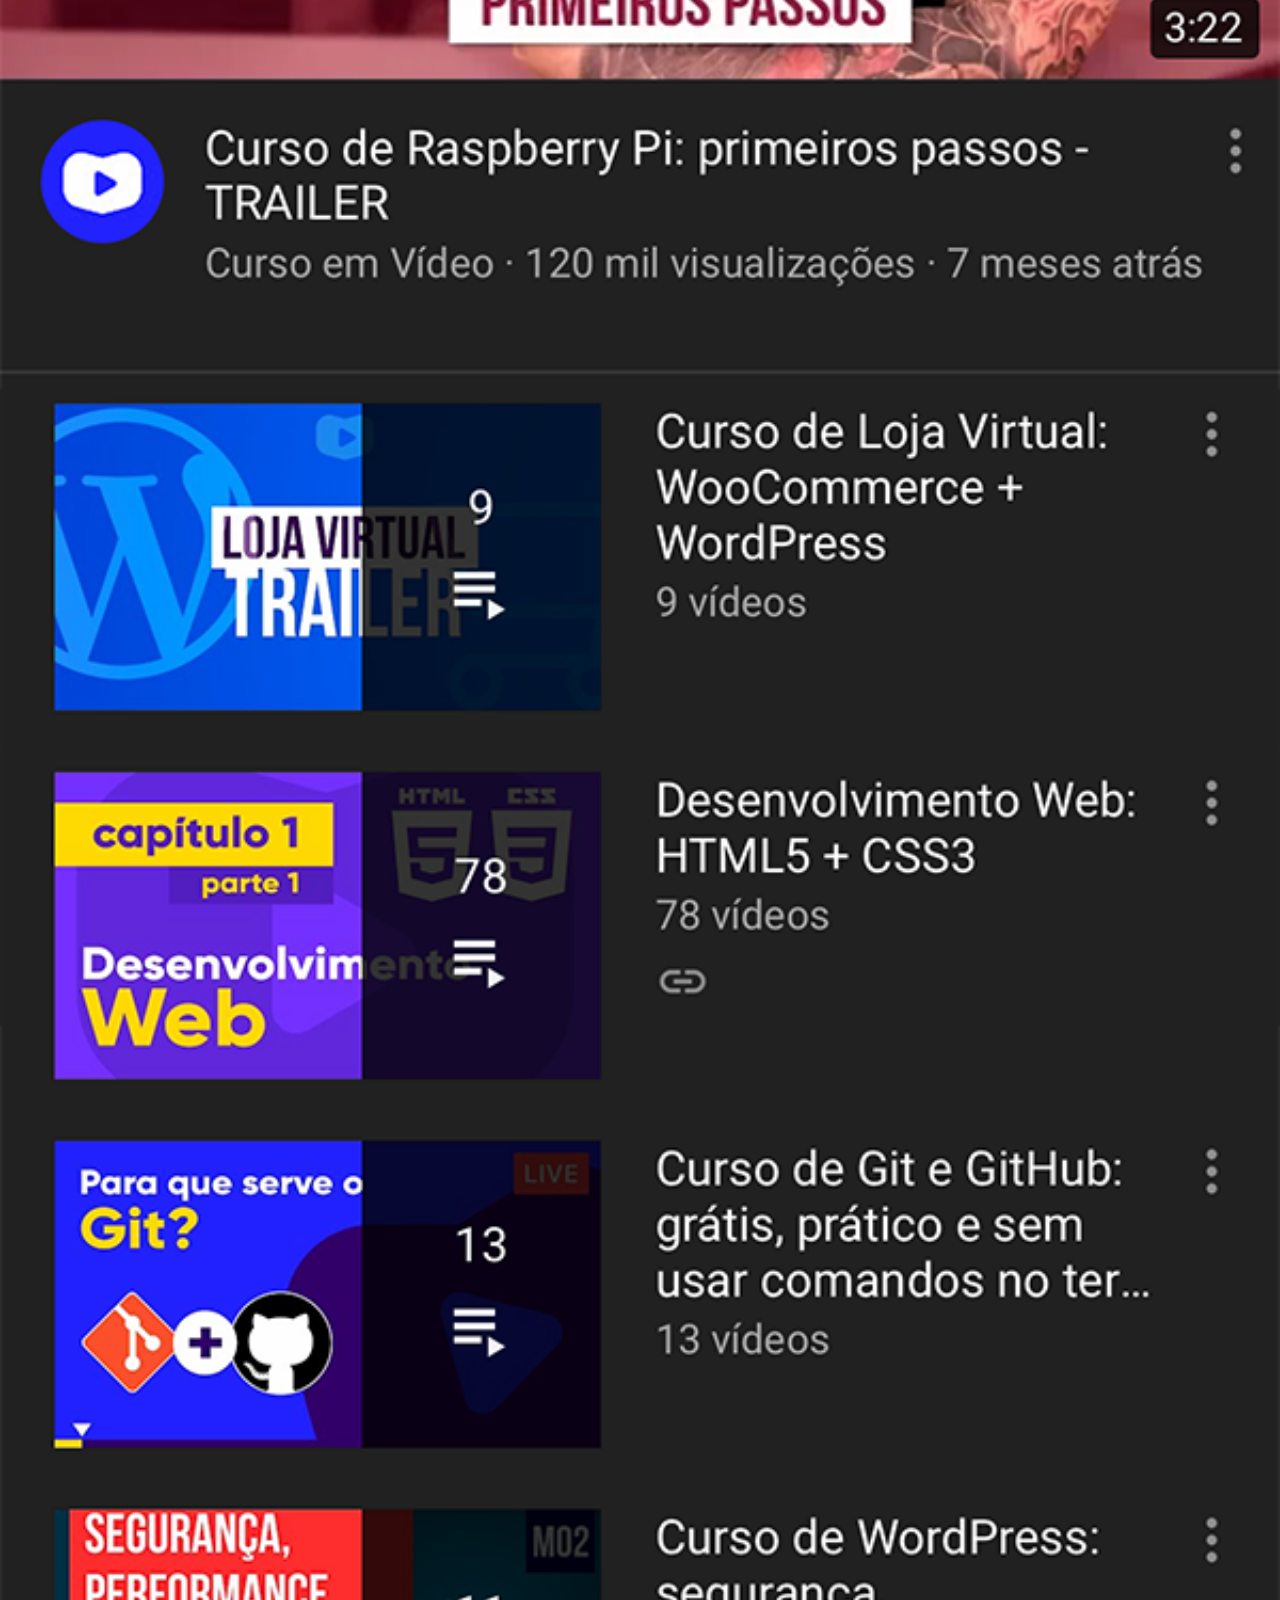
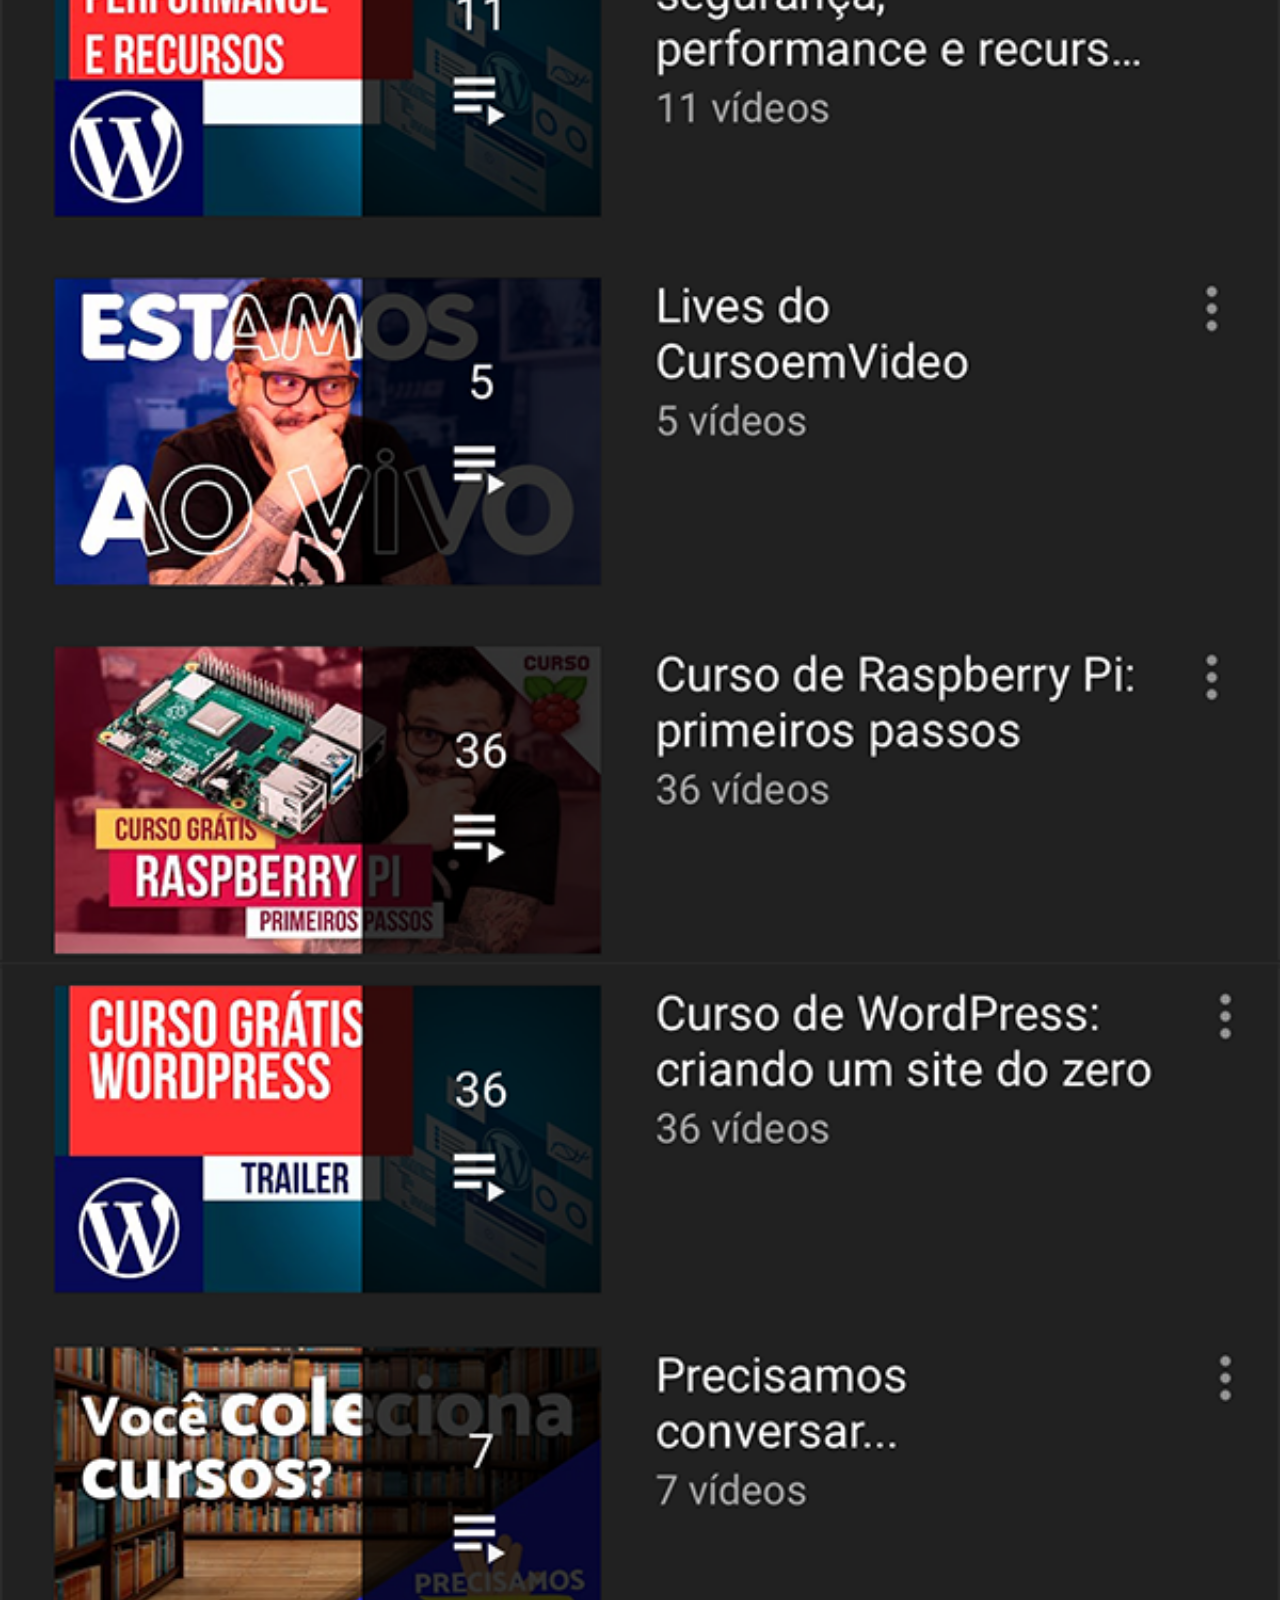
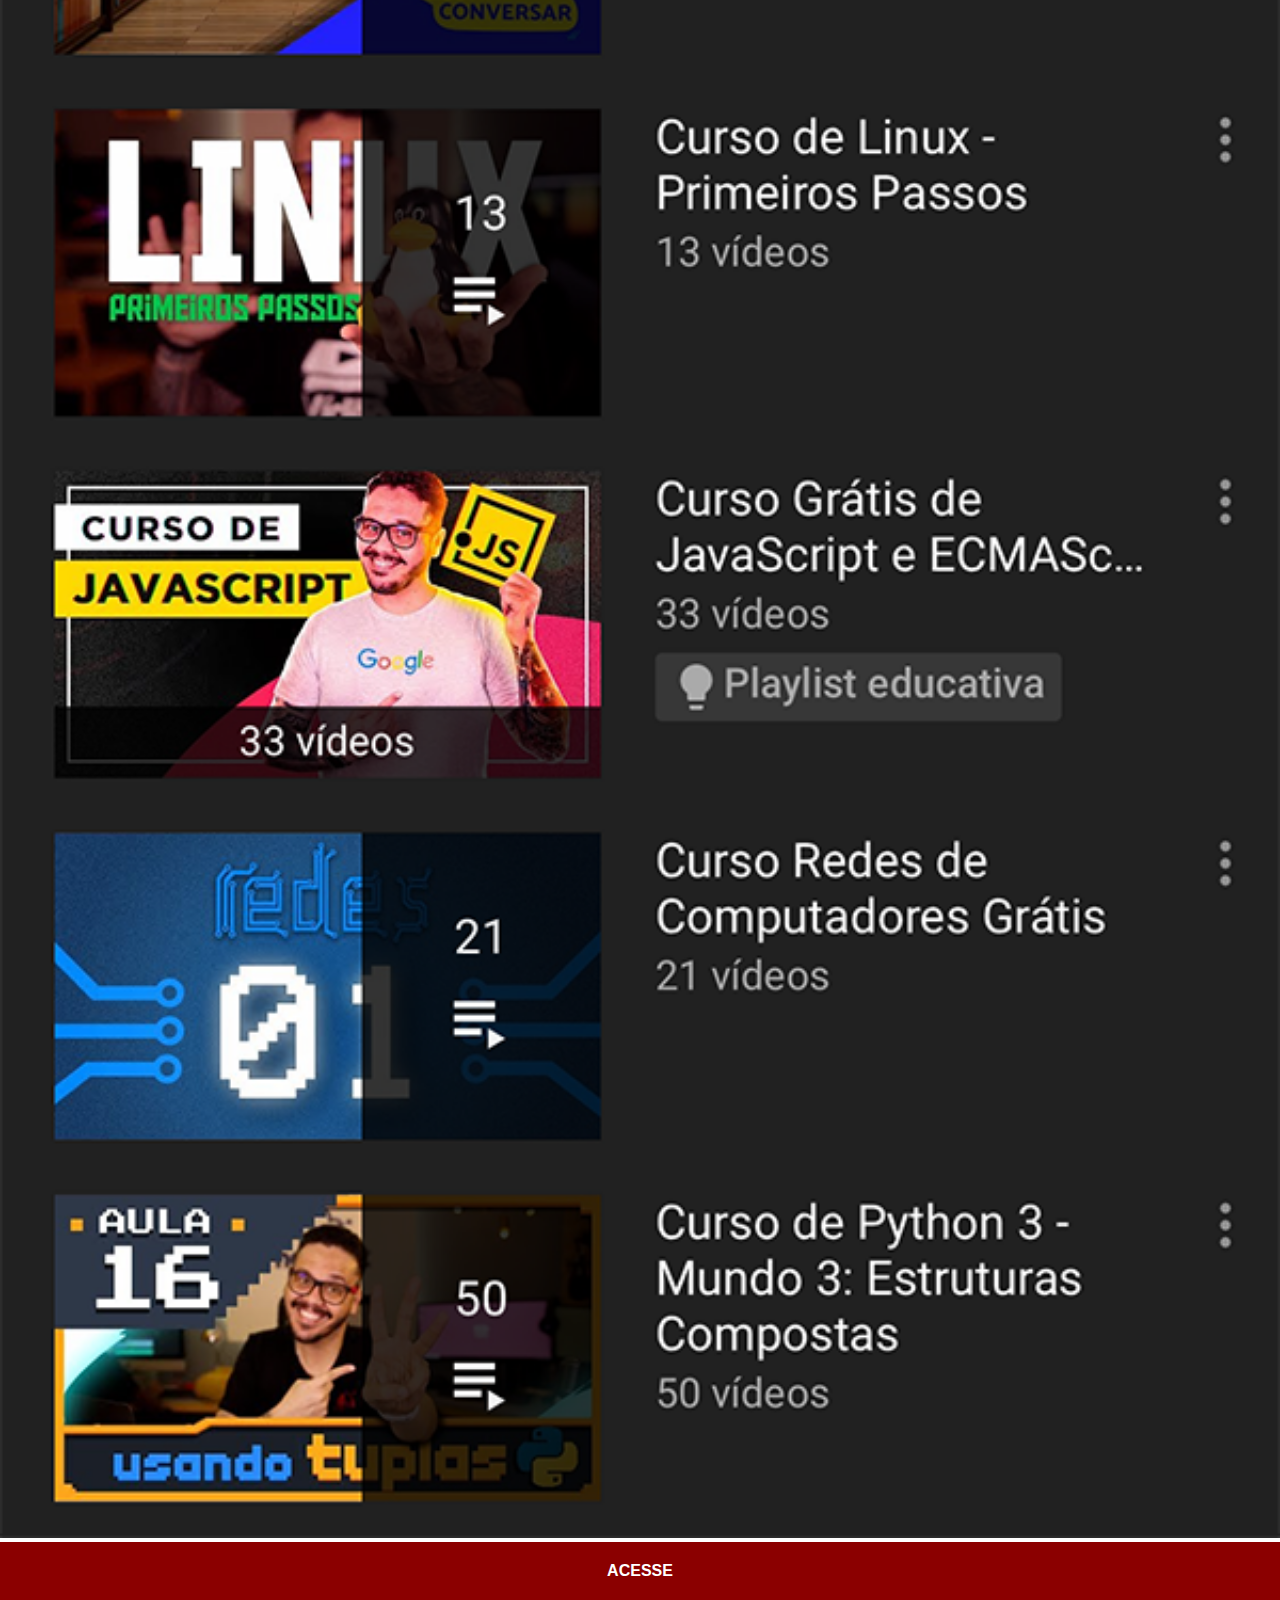
<file: youtube.html>
<!DOCTYPE html>
<html lang="pt-br">
<head>
    <meta charset="UTF-8">
    <meta http-equiv="X-UA-Compatible" content="IE=edge">
    <meta name="viewport" content="width=device-width, initial-scale=1.0">
    <title>You Tube</title>
   <link rel="stylesheet" href="estilos/social.css">
</head>
<body>
    <img src="imagens/tela-youtube.png" alt="YouTube"> <a href="https://www.youtube.com/c/CursoemV%C3%ADdeo/playlists" target="_blank">ACESSE</a>
</body>
</html>
</file>
<file: estilos/style.css>
@charset "UTF-8";

* {
    margin: 0PX;
    padding: 0PX;
    font-family: Arial, Helvetica, sans-serif;
}
html, body {
    height: 100vh;
    width: 100vw;
    background-color: black;

}
body {
    background: url('../imagens/fundo-madeira.jpg');
    no-repeat top center;
    background-size: cover;
    background-attachment: fixed;

}
main {
    height: 100vh;
    position: relative;
    
}
section#telefone {
    position: absolute;
    top: 50%;
    left: 50%;
    transform: translate(-50%, -50%);

    height: 627px;
    width: 311px;
    
    background: url('../imagens/frame-iphone.png') 
}
iframe#tela {
    position: relative;
    top: 80px;
    left: 22px;
    width: 267px;
    height: 471px;
}
section#redes-sociais  {
    text-align: right;
}
section#redes-sociais img {
    width: 50px;
    height: 50px;
    margin: 10px;
    border-radius: 50%;
    box-shadow: 2px 2px 5px black;
    box-sizing: border-box;
    
}
section#redes-sociais img:hover {
    border: 2px solid rgba(255, 255, 255, 0.607);
    transform: translate(-3px, -3px);
    box-shadow: 5px 5px 10px rgba(0, 0, 0, 0.665);
    transition: 0.5s, border 1s;
}
</file>
<file: estilos/social.css>
@charset "UTF-8";

* {
    margin: 0px;
    padding: 0px;
    font-family: Arial, Helvetica, sans-serif;
}
::-webkit-scrollbar {
    width: 0px;
    height: 0px;
}

img {
    width: 100vw;
}
a {
    display: block;
    background-color: darkred;
    color: white;
    padding: 20px;
    text-align: center;
    font-weight: bolder;
    text-decoration: none;
}
a:hover {
    background-color: red;
}
</file>
